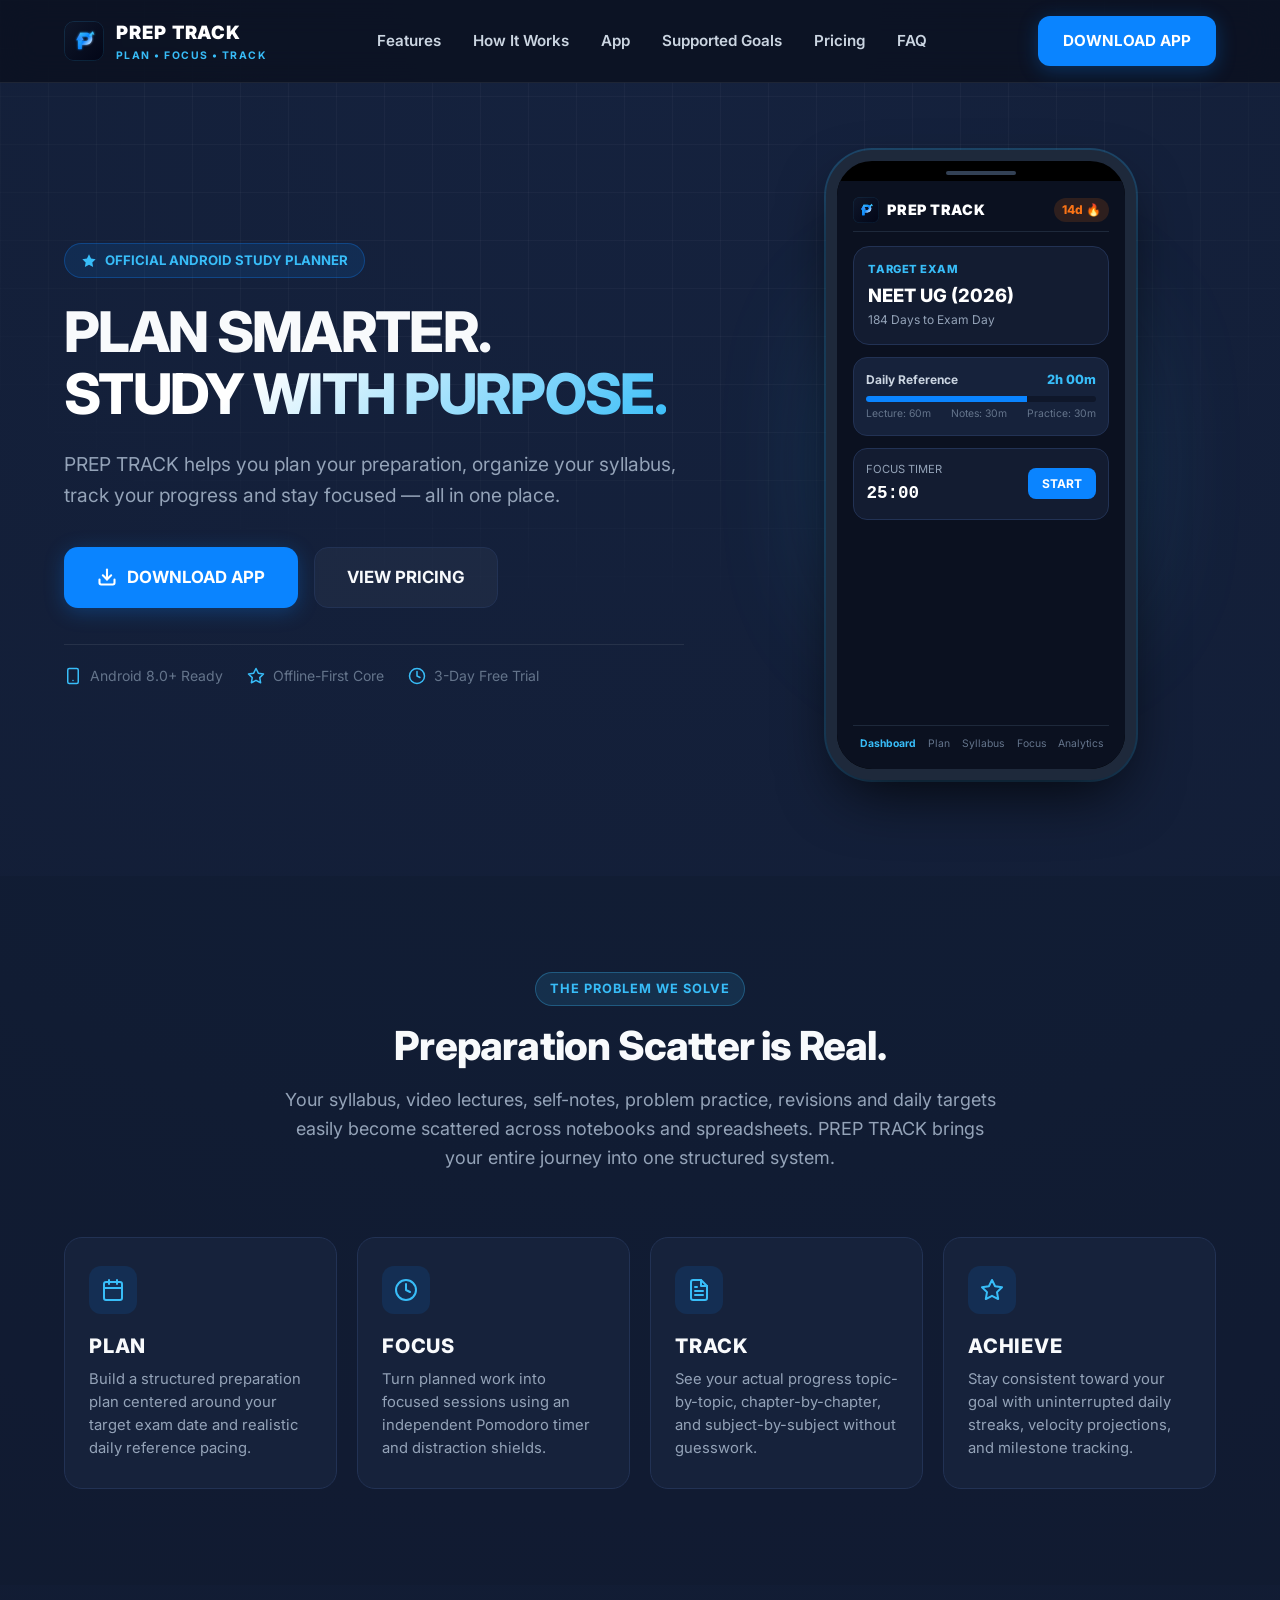
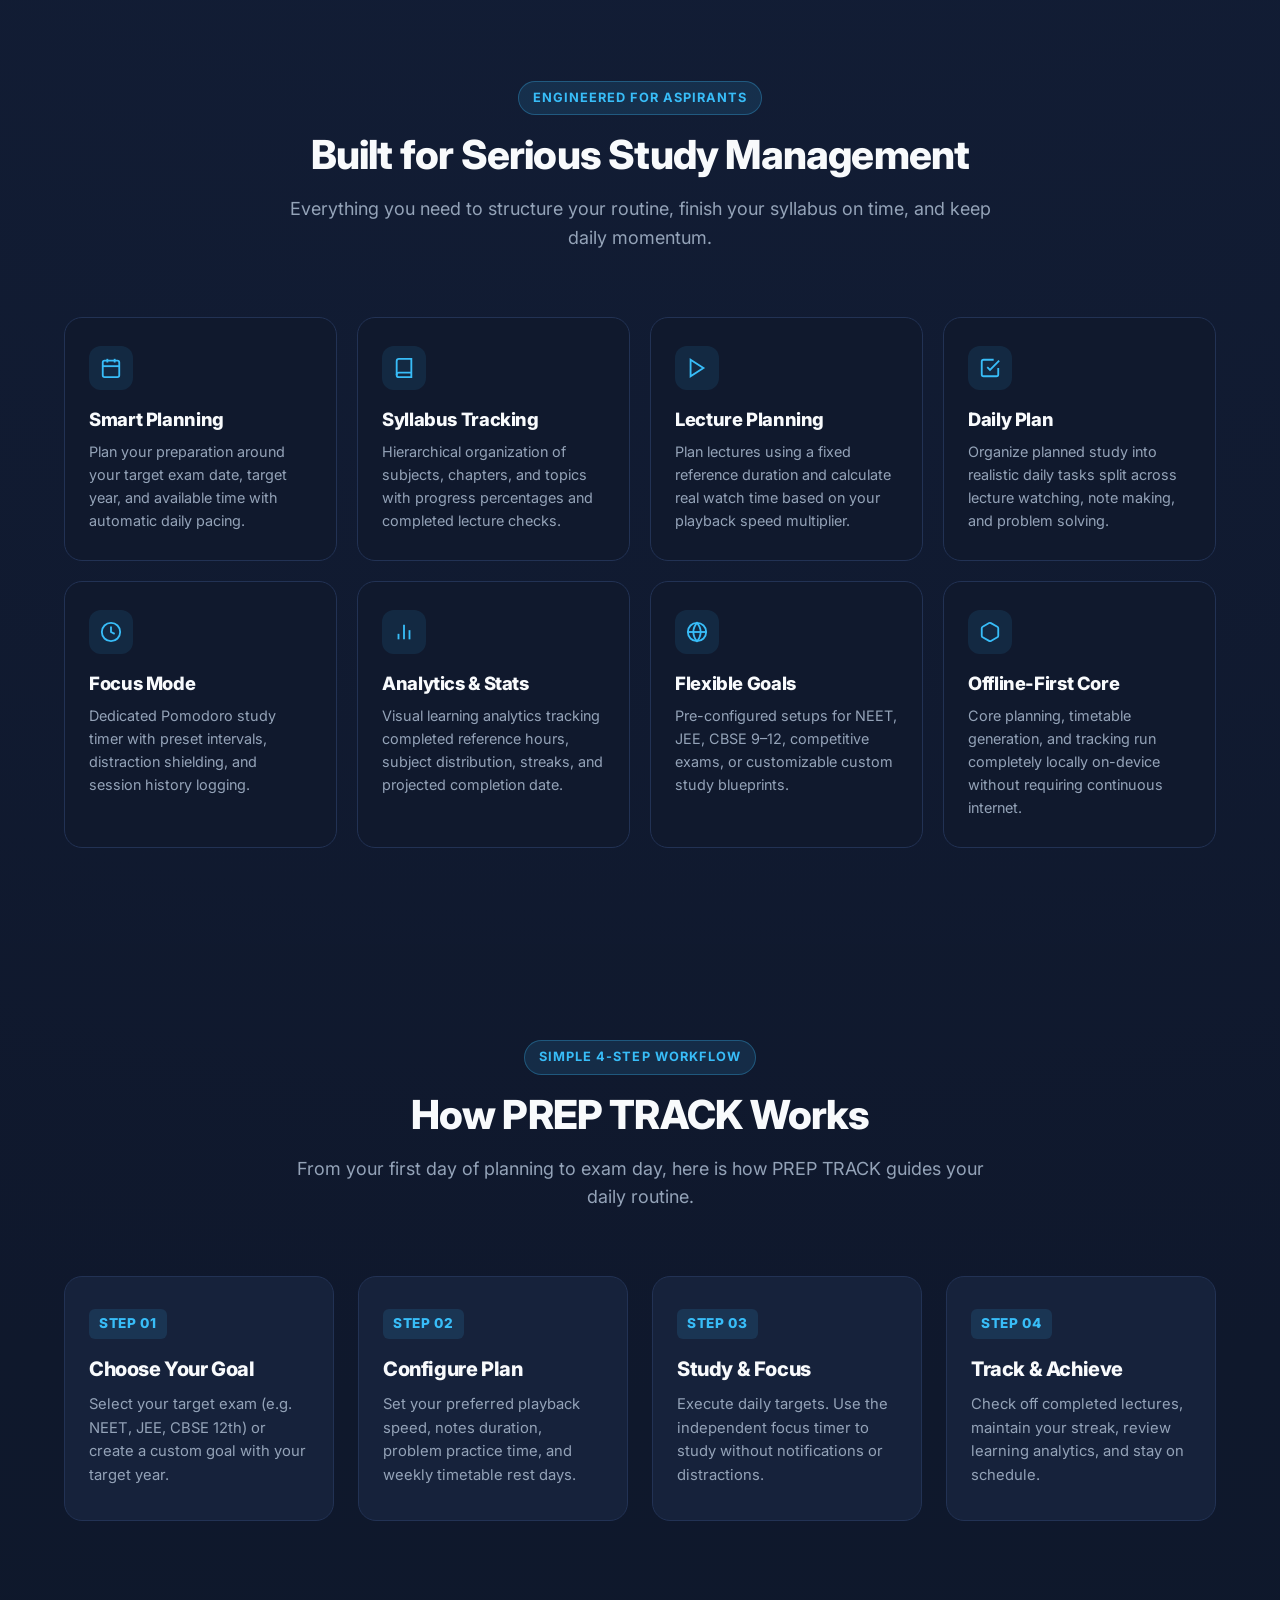
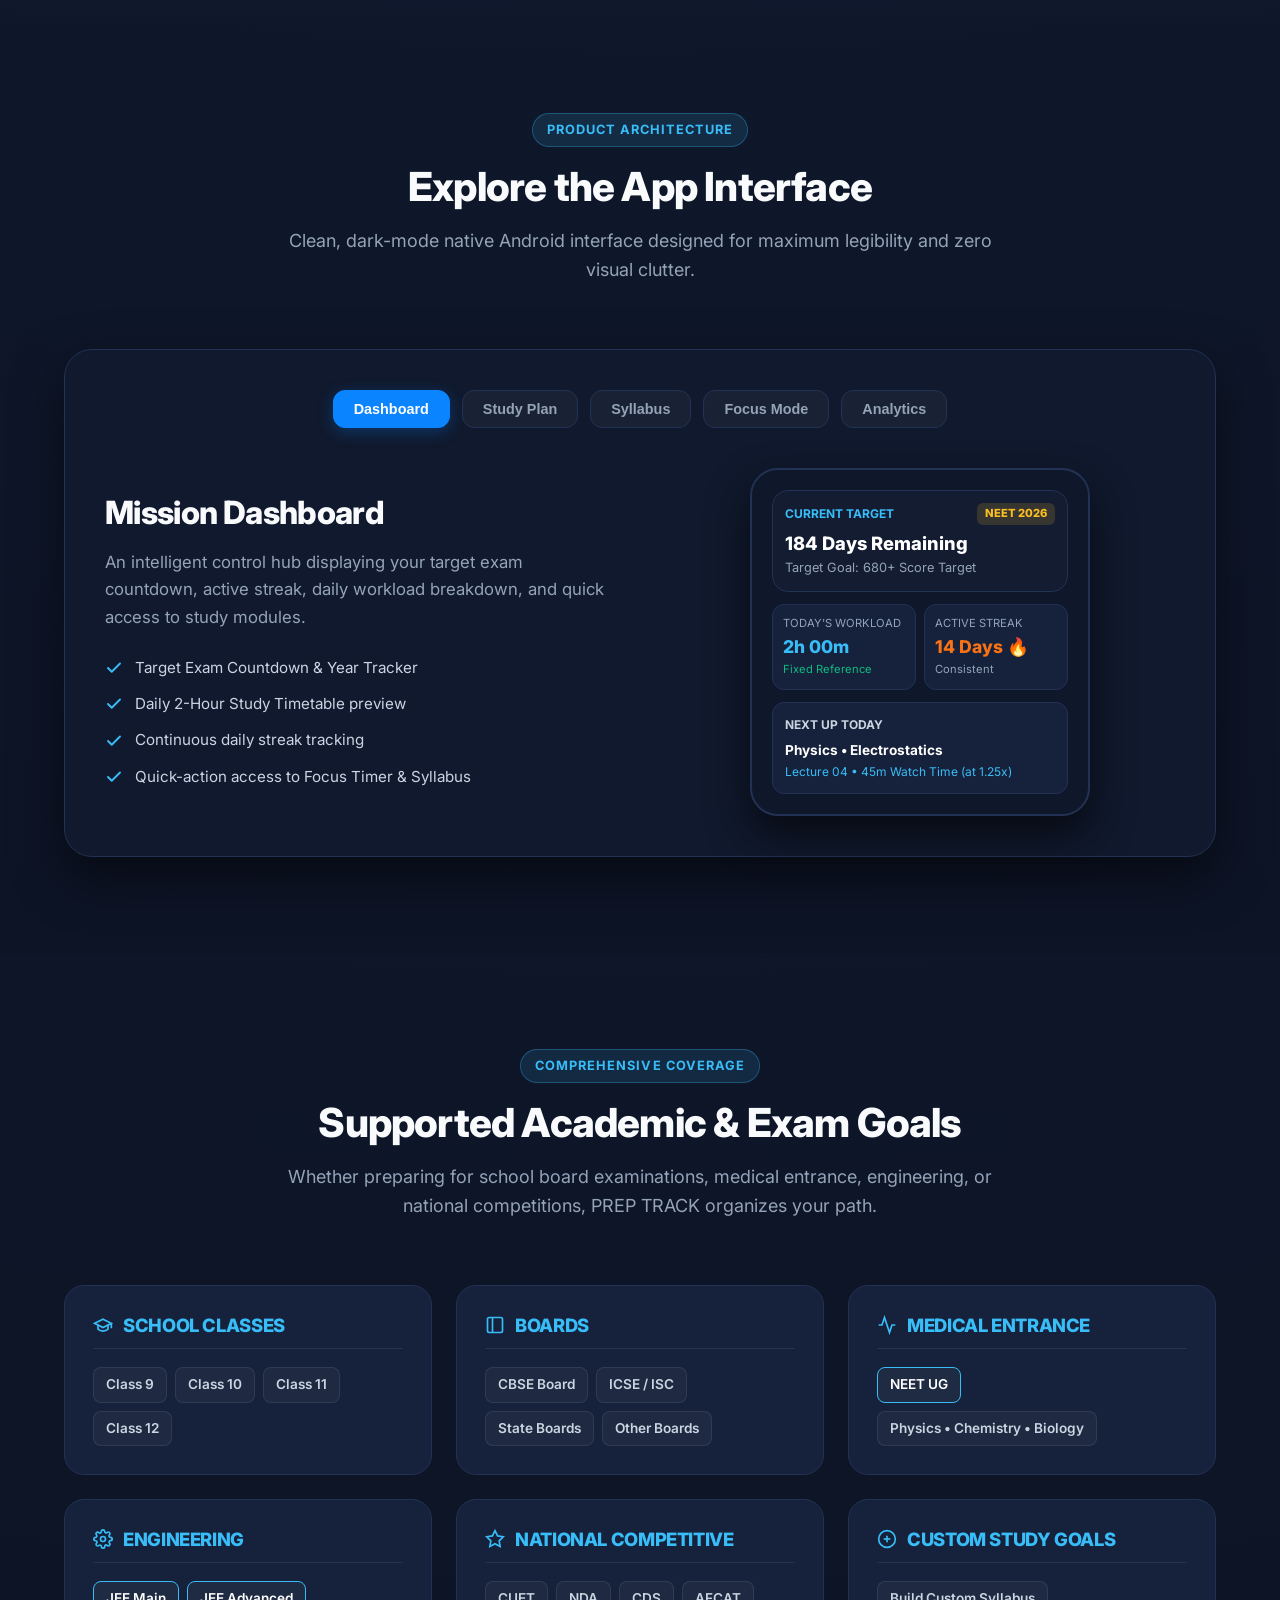
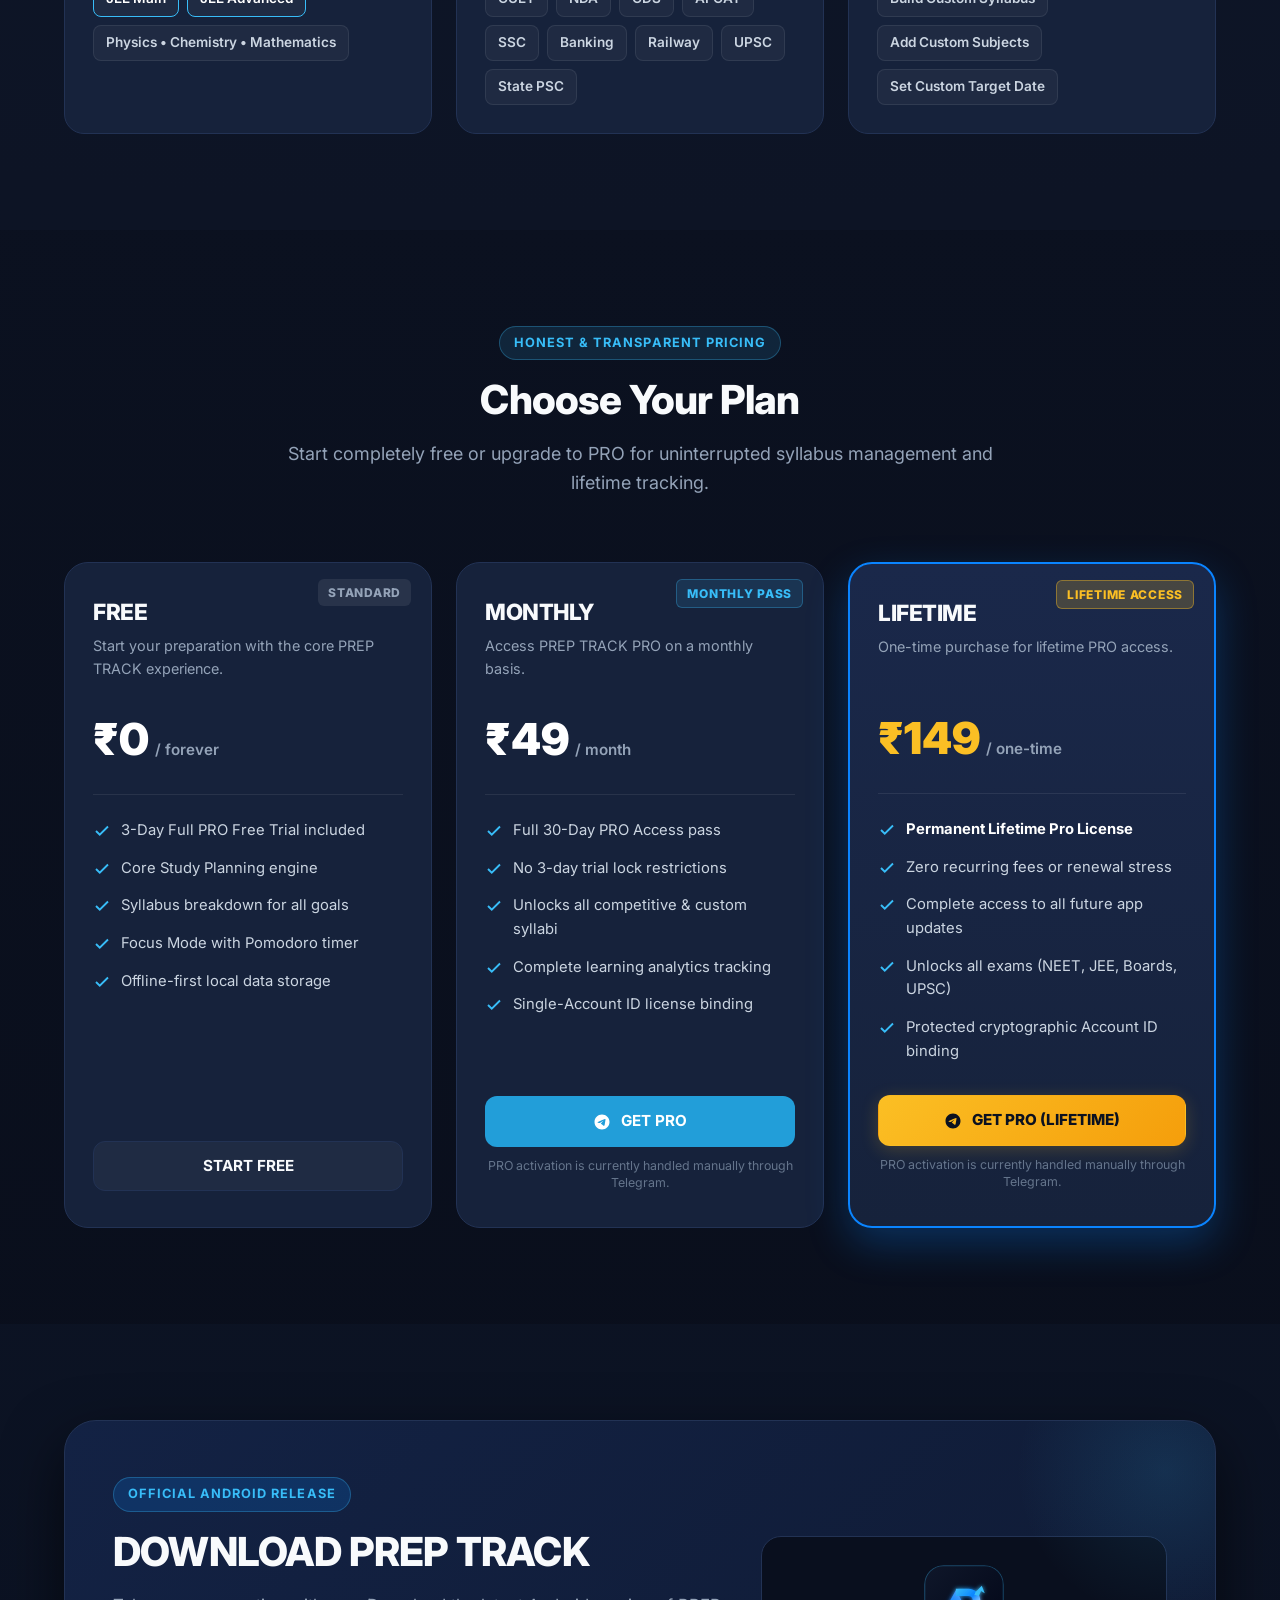
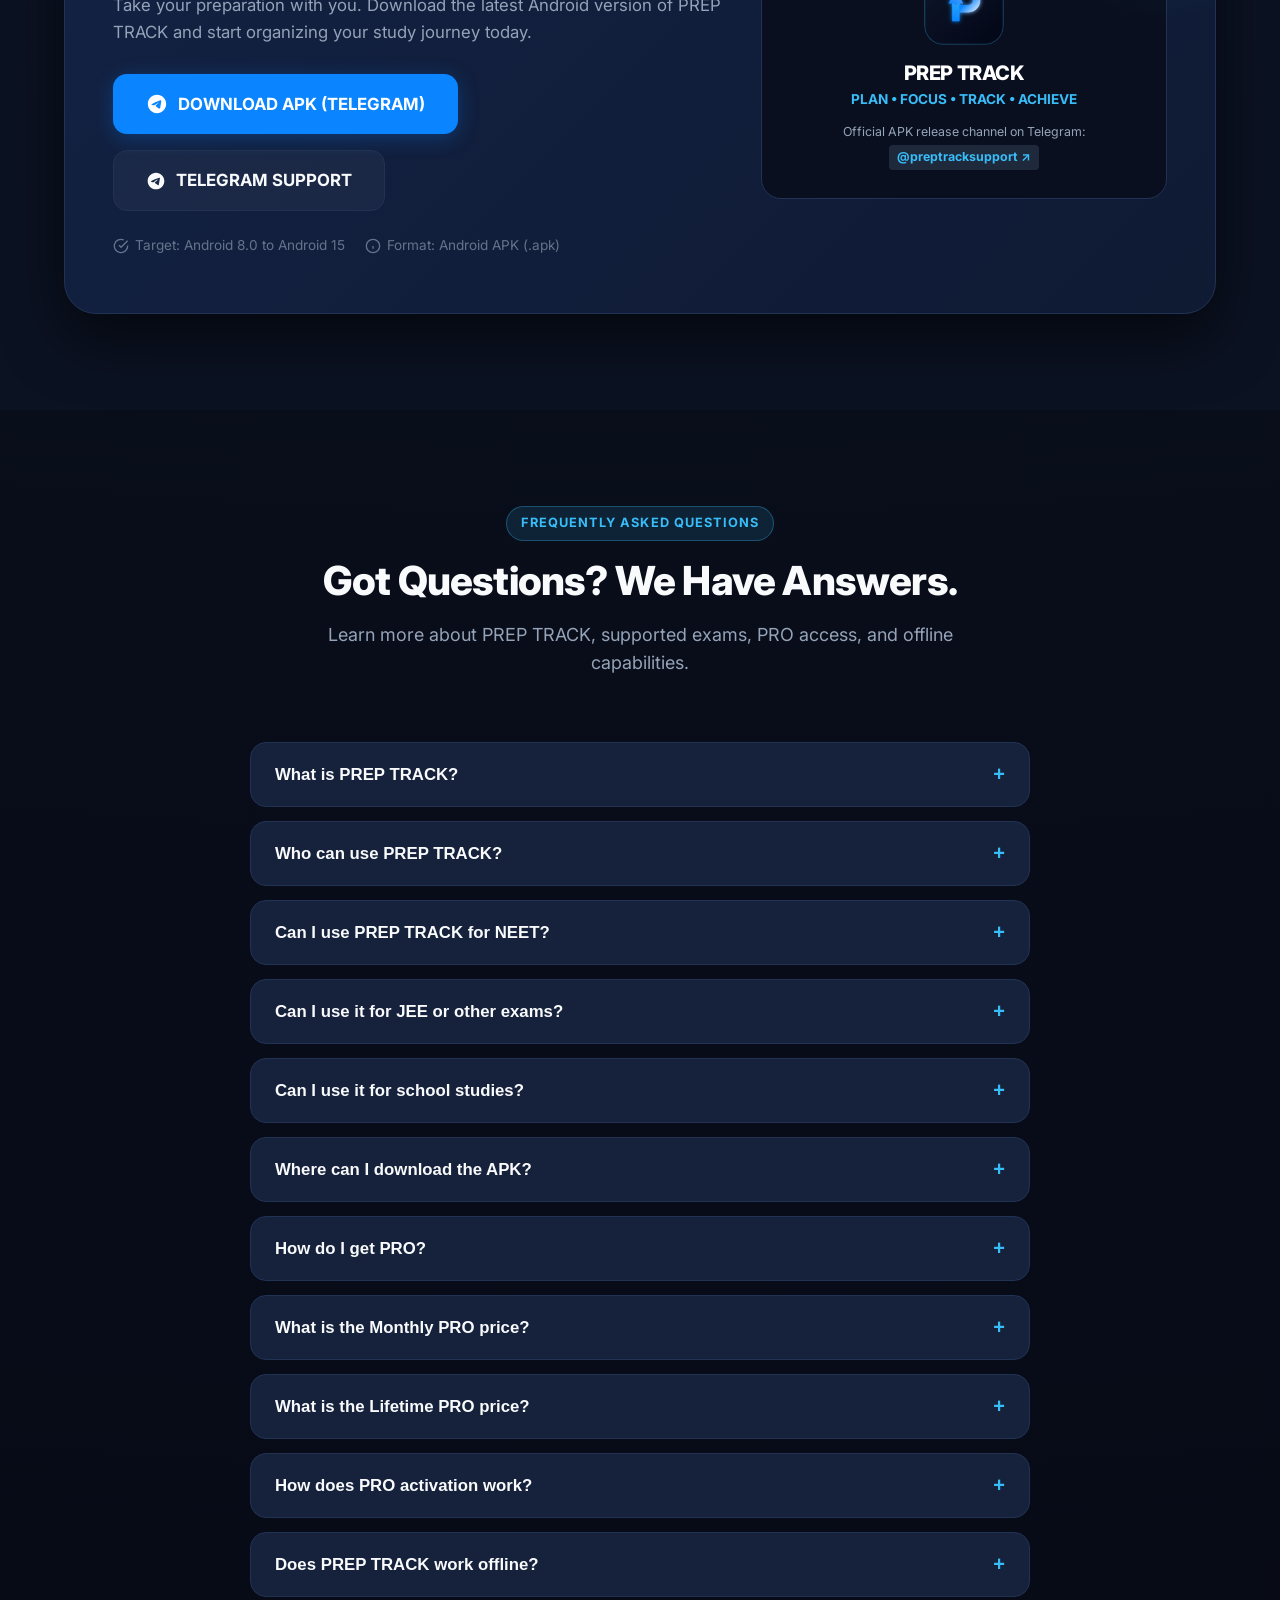
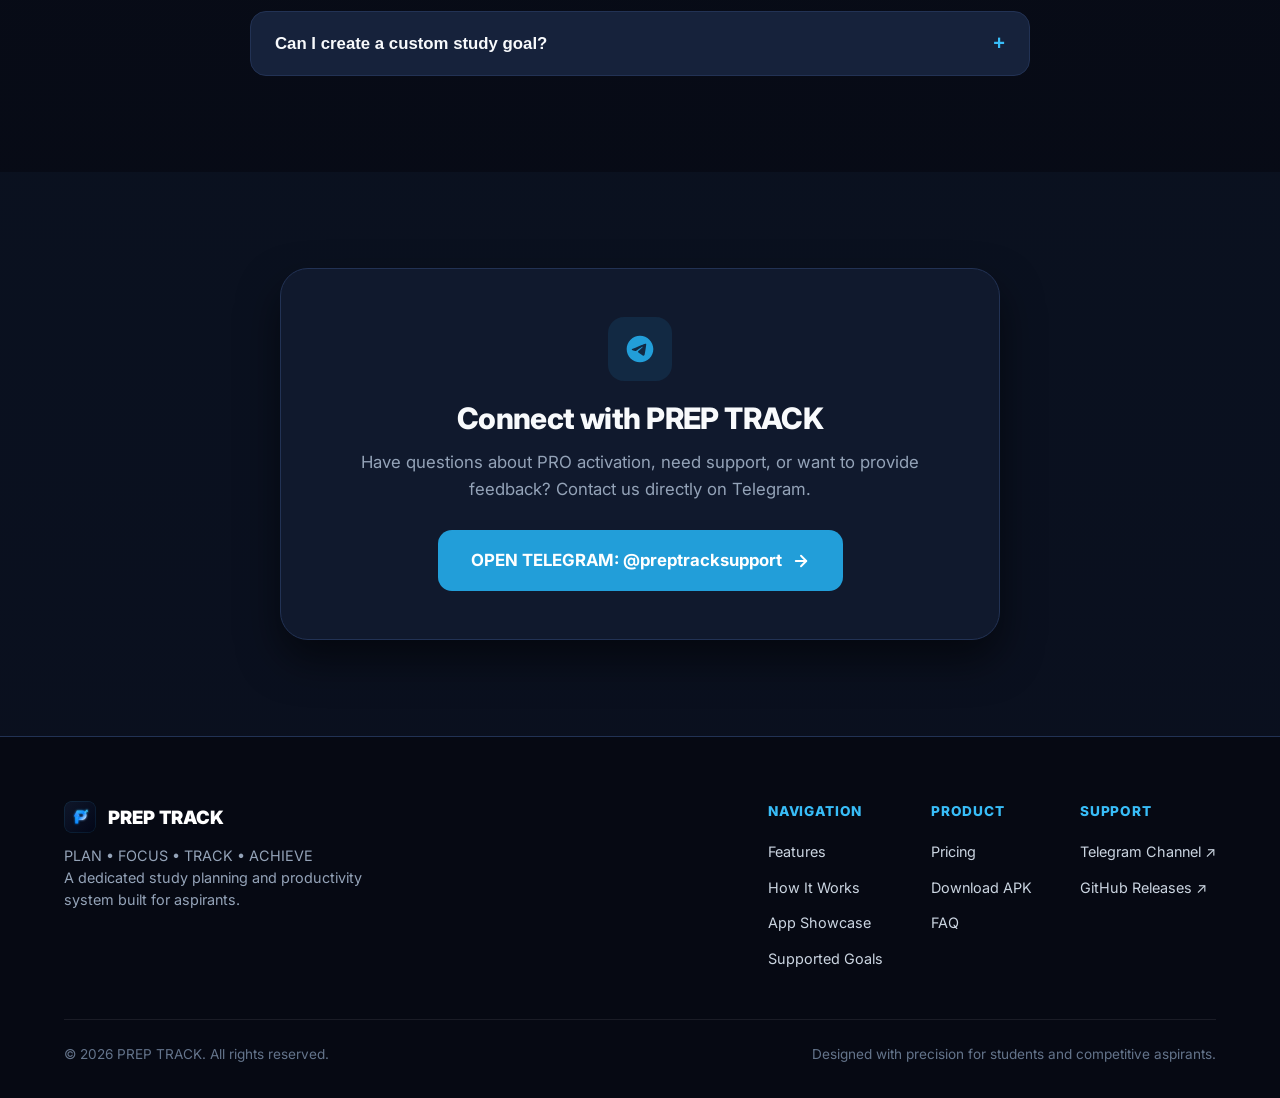
<file: docs/index.html>
<!DOCTYPE html>
<html lang="en">
<head>
  <meta charset="UTF-8">
  <meta name="viewport" content="width=device-width, initial-scale=1.0">
  <title>PREP TRACK — Plan • Focus • Track • Achieve</title>
  <meta name="description" content="PREP TRACK is an Android study planning and productivity app that helps students organize their syllabus, plan preparation, track progress and stay focused.">
  <meta name="keywords" content="study planner, syllabus tracker, NEET prep, JEE prep, CBSE, pomodoro focus timer, android study app">
  
  <!-- Open Graph / Meta -->
  <meta property="og:type" content="website">
  <meta property="og:title" content="PREP TRACK — Plan • Focus • Track • Achieve">
  <meta property="og:description" content="Organize your syllabus, plan preparation, track progress and stay focused — all in one Android app.">
  <meta property="og:image" content="./assets/logo.svg">
  
  <!-- Favicon -->
  <link rel="icon" type="image/svg+xml" href="./favicon.svg">
  
  <!-- Google Fonts -->
  <link rel="preconnect" href="https://fonts.googleapis.com">
  <link rel="preconnect" href="https://fonts.gstatic.com" crossorigin>
  <link href="https://fonts.googleapis.com/css2?family=Inter:wght@400;500;600;700;800;900&display=swap" rel="stylesheet">
  
  <!-- Custom Stylesheet -->
  <link rel="stylesheet" href="./css/style.css">
</head>
<body>
  <div class="bg-grid-overlay" aria-hidden="true"></div>

  <!-- ==========================================================================
       1. NAVBAR
       ========================================================================== -->
  <header class="site-nav">
    <div class="container nav-container">
      <a href="#" class="brand-logo-link" aria-label="PREP TRACK Home">
        <img src="./assets/logo.svg" alt="PREP TRACK Logo" class="brand-logo-img">
        <div>
          <span class="brand-name">PREP TRACK</span>
          <span class="brand-tagline-subtle">PLAN • FOCUS • TRACK</span>
        </div>
      </a>

      <!-- Desktop Nav Links -->
      <nav aria-label="Main Navigation">
        <ul class="nav-links">
          <li><a href="#features" class="nav-link">Features</a></li>
          <li><a href="#how-it-works" class="nav-link">How It Works</a></li>
          <li><a href="#showcase" class="nav-link">App</a></li>
          <li><a href="#goals" class="nav-link">Supported Goals</a></li>
          <li><a href="#pricing" class="nav-link">Pricing</a></li>
          <li><a href="#faq" class="nav-link">FAQ</a></li>
        </ul>
      </nav>

      <!-- Right CTA -->
      <div class="nav-cta">
        <a href="#download" class="btn btn-primary">DOWNLOAD APP</a>
        <button id="mobileNavToggle" class="mobile-menu-toggle" aria-label="Toggle Navigation Menu" aria-expanded="false">
          ☰
        </button>
      </div>
    </div>

    <!-- Mobile Nav Drawer -->
    <div id="mobileNavDrawer" class="mobile-nav-drawer" aria-label="Mobile Navigation">
      <ul class="nav-links">
        <li><a href="#features" class="nav-link">Features</a></li>
        <li><a href="#how-it-works" class="nav-link">How It Works</a></li>
        <li><a href="#showcase" class="nav-link">App Showcase</a></li>
        <li><a href="#goals" class="nav-link">Supported Goals</a></li>
        <li><a href="#pricing" class="nav-link">Pricing & PRO</a></li>
        <li><a href="#download" class="nav-link">Download APK</a></li>
        <li><a href="#faq" class="nav-link">FAQ</a></li>
        <li><a href="https://t.me/preptrack" target="_blank" rel="noopener noreferrer" class="nav-link" style="color: #38BDF8;">Telegram Support ↗</a></li>
      </ul>
      <a href="#download" class="btn btn-primary btn-block">DOWNLOAD APP (APK)</a>
    </div>
  </header>

  <main>
    <!-- ==========================================================================
         2. HERO SECTION
         ========================================================================== -->
    <section class="hero-section">
      <div class="container hero-grid">
        <div class="hero-content">
          <div class="hero-badge">
            <svg width="16" height="16" viewBox="0 0 24 24" fill="currentColor">
              <path d="M12 2L15.09 8.26L22 9.27L17 14.14L18.18 21.02L12 17.77L5.82 21.02L7 14.14L2 9.27L8.91 8.26L12 2Z"/>
            </svg>
            <span>OFFICIAL ANDROID STUDY PLANNER</span>
          </div>

          <h1 class="hero-title">
            PLAN SMARTER.<br>
            <span>STUDY WITH PURPOSE.</span>
          </h1>

          <p class="hero-desc">
            PREP TRACK helps you plan your preparation, organize your syllabus, track your progress and stay focused — all in one place.
          </p>

          <div class="hero-buttons">
            <a href="#download" class="btn btn-primary btn-lg">
              <svg width="20" height="20" viewBox="0 0 24 24" fill="none" stroke="currentColor" stroke-width="2.5" stroke-linecap="round" stroke-linejoin="round">
                <path d="M21 15v4a2 2 0 0 1-2 2H5a2 2 0 0 1-2-2v-4"/>
                <polyline points="7 10 12 15 17 10"/>
                <line x1="12" y1="15" x2="12" y2="3"/>
              </svg>
              <span>DOWNLOAD APP</span>
            </a>
            <a href="#pricing" class="btn btn-outline btn-lg">VIEW PRICING</a>
          </div>

          <div class="hero-app-info">
            <div class="hero-info-item">
              <svg width="18" height="18" viewBox="0 0 24 24" fill="none" stroke="var(--cyan)" stroke-width="2" stroke-linecap="round" stroke-linejoin="round">
                <rect x="5" y="2" width="14" height="20" rx="2" ry="2"/>
                <line x1="12" y1="18" x2="12.01" y2="18"/>
              </svg>
              <span>Android 8.0+ Ready</span>
            </div>
            <div class="hero-info-item">
              <svg width="18" height="18" viewBox="0 0 24 24" fill="none" stroke="var(--cyan)" stroke-width="2" stroke-linecap="round" stroke-linejoin="round">
                <polygon points="12 2 15.09 8.26 22 9.27 17 14.14 18.18 21.02 12 17.77 5.82 21.02 7 14.14 2 9.27 8.91 8.26 12 2"/>
              </svg>
              <span>Offline-First Core</span>
            </div>
            <div class="hero-info-item">
              <svg width="18" height="18" viewBox="0 0 24 24" fill="none" stroke="var(--cyan)" stroke-width="2" stroke-linecap="round" stroke-linejoin="round">
                <circle cx="12" cy="12" r="10"/>
                <polyline points="12 6 12 12 16 14"/>
              </svg>
              <span>3-Day Free Trial</span>
            </div>
          </div>
        </div>

        <!-- Phone Mockup Preview -->
        <div class="hero-mockup-wrapper">
          <div class="hero-mockup-glow" aria-hidden="true"></div>
          
          <div class="phone-frame">
            <div class="phone-speaker"></div>
            <div class="phone-screen">
              <!-- App Top Bar Inside Phone -->
              <div style="display:flex; justify-content:space-between; align-items:center; margin-bottom:14px; padding-bottom:8px; border-bottom:1px solid #1E293B;">
                <div style="display:flex; align-items:center; gap:8px;">
                  <img src="./assets/logo.svg" alt="App Icon" style="width:26px; height:26px; border-radius:6px;">
                  <span style="font-weight:900; font-size:0.9rem; letter-spacing:0.04em; color:#fff;">PREP TRACK</span>
                </div>
                <div style="background:rgba(249,115,22,0.15); color:#F97316; font-size:0.75rem; font-weight:800; padding:2px 8px; border-radius:12px;">
                  14d 🔥
                </div>
              </div>

              <!-- Main Dashboard Card -->
              <div style="background:#131C31; border:1px solid #223254; border-radius:16px; padding:14px; margin-bottom:12px;">
                <div style="font-size:0.7rem; color:#38BDF8; font-weight:800; letter-spacing:0.05em;">TARGET EXAM</div>
                <div style="font-size:1.15rem; font-weight:800; color:#fff; margin-top:2px;">NEET UG (2026)</div>
                <div style="font-size:0.75rem; color:#94A3B8;">184 Days to Exam Day</div>
              </div>

              <!-- Fixed 2h Reference Workload Widget -->
              <div style="background:#16223B; border:1px solid #223254; border-radius:14px; padding:12px; margin-bottom:12px;">
                <div style="display:flex; justify-content:space-between; align-items:center; margin-bottom:6px;">
                  <span style="font-size:0.75rem; font-weight:700; color:#CBD5E1;">Daily Reference</span>
                  <span style="font-size:0.8rem; font-weight:800; color:#38BDF8;">2h 00m</span>
                </div>
                <div style="background:#0F172A; height:6px; border-radius:3px; overflow:hidden;">
                  <div style="background:#0A84FF; width:70%; height:100%;"></div>
                </div>
                <div style="display:flex; justify-content:space-between; font-size:0.65rem; color:#64748B; margin-top:4px;">
                  <span>Lecture: 60m</span>
                  <span>Notes: 30m</span>
                  <span>Practice: 30m</span>
                </div>
              </div>

              <!-- Mini Focus Timer Widget -->
              <div style="background:#131C31; border:1px solid #223254; border-radius:14px; padding:12px; display:flex; align-items:center; justify-content:space-between;">
                <div>
                  <div style="font-size:0.7rem; color:#94A3B8;">FOCUS TIMER</div>
                  <div style="font-size:1.1rem; font-weight:900; color:#fff; font-family:monospace;">25:00</div>
                </div>
                <span style="background:#0A84FF; color:#fff; font-size:0.75rem; font-weight:700; padding:6px 14px; border-radius:8px;">START</span>
              </div>

              <!-- Visual Phone Footer -->
              <div style="margin-top:auto; padding-top:10px; border-top:1px solid #1E293B; display:flex; justify-content:space-around; font-size:0.65rem; color:#64748B;">
                <span style="color:#38BDF8; font-weight:700;">Dashboard</span>
                <span>Plan</span>
                <span>Syllabus</span>
                <span>Focus</span>
                <span>Analytics</span>
              </div>
            </div>
          </div>
        </div>
      </div>
    </section>

    <!-- ==========================================================================
         3. WHY PREP TRACK (4 Cards)
         ========================================================================== -->
    <section id="why" style="background: rgba(16, 25, 45, 0.4);">
      <div class="container">
        <div class="section-header">
          <div class="section-tag">THE PROBLEM WE SOLVE</div>
          <h2 class="section-title">Preparation Scatter is Real.</h2>
          <p class="section-desc">
            Your syllabus, video lectures, self-notes, problem practice, revisions and daily targets easily become scattered across notebooks and spreadsheets. PREP TRACK brings your entire journey into one structured system.
          </p>
        </div>

        <div class="why-grid">
          <!-- Card 1: PLAN -->
          <div class="why-card">
            <div class="why-icon-box">
              <svg width="24" height="24" viewBox="0 0 24 24" fill="none" stroke="currentColor" stroke-width="2" stroke-linecap="round" stroke-linejoin="round">
                <rect x="3" y="4" width="18" height="18" rx="2" ry="2"/>
                <line x1="16" y1="2" x2="16" y2="6"/>
                <line x1="8" y1="2" x2="8" y2="6"/>
                <line x1="3" y1="10" x2="21" y2="10"/>
              </svg>
            </div>
            <h3 class="why-card-title">PLAN</h3>
            <p class="why-card-desc">Build a structured preparation plan centered around your target exam date and realistic daily reference pacing.</p>
          </div>

          <!-- Card 2: FOCUS -->
          <div class="why-card">
            <div class="why-icon-box">
              <svg width="24" height="24" viewBox="0 0 24 24" fill="none" stroke="currentColor" stroke-width="2" stroke-linecap="round" stroke-linejoin="round">
                <circle cx="12" cy="12" r="10"/>
                <polyline points="12 6 12 12 16 14"/>
              </svg>
            </div>
            <h3 class="why-card-title">FOCUS</h3>
            <p class="why-card-desc">Turn planned work into focused sessions using an independent Pomodoro timer and distraction shields.</p>
          </div>

          <!-- Card 3: TRACK -->
          <div class="why-card">
            <div class="why-icon-box">
              <svg width="24" height="24" viewBox="0 0 24 24" fill="none" stroke="currentColor" stroke-width="2" stroke-linecap="round" stroke-linejoin="round">
                <path d="M14 2H6a2 2 0 0 0-2 2v16a2 2 0 0 0 2 2h12a2 2 0 0 0 2-2V8z"/>
                <polyline points="14 2 14 8 20 8"/>
                <line x1="16" y1="13" x2="8" y2="13"/>
                <line x1="16" y1="17" x2="8" y2="17"/>
                <polyline points="10 9 9 9 8 9"/>
              </svg>
            </div>
            <h3 class="why-card-title">TRACK</h3>
            <p class="why-card-desc">See your actual progress topic-by-topic, chapter-by-chapter, and subject-by-subject without guesswork.</p>
          </div>

          <!-- Card 4: ACHIEVE -->
          <div class="why-card">
            <div class="why-icon-box">
              <svg width="24" height="24" viewBox="0 0 24 24" fill="none" stroke="currentColor" stroke-width="2" stroke-linecap="round" stroke-linejoin="round">
                <polygon points="12 2 15.09 8.26 22 9.27 17 14.14 18.18 21.02 12 17.77 5.82 21.02 7 14.14 2 9.27 8.91 8.26 12 2"/>
              </svg>
            </div>
            <h3 class="why-card-title">ACHIEVE</h3>
            <p class="why-card-desc">Stay consistent toward your goal with uninterrupted daily streaks, velocity projections, and milestone tracking.</p>
          </div>
        </div>
      </div>
    </section>

    <!-- ==========================================================================
         4. FEATURES
         ========================================================================== -->
    <section id="features">
      <div class="container">
        <div class="section-header">
          <div class="section-tag">ENGINEERED FOR ASPIRANTS</div>
          <h2 class="section-title">Built for Serious Study Management</h2>
          <p class="section-desc">
            Everything you need to structure your routine, finish your syllabus on time, and keep daily momentum.
          </p>
        </div>

        <div class="features-grid">
          <!-- Feature 1 -->
          <div class="feature-card">
            <div class="feature-icon-wrapper">
              <svg width="22" height="22" viewBox="0 0 24 24" fill="none" stroke="currentColor" stroke-width="2"><rect x="3" y="4" width="18" height="18" rx="2"/><line x1="16" y1="2" x2="16" y2="6"/><line x1="8" y1="2" x2="8" y2="6"/><line x1="3" y1="10" x2="21" y2="10"/></svg>
            </div>
            <h3 class="feature-title">Smart Planning</h3>
            <p class="feature-desc">Plan your preparation around your target exam date, target year, and available time with automatic daily pacing.</p>
          </div>

          <!-- Feature 2 -->
          <div class="feature-card">
            <div class="feature-icon-wrapper">
              <svg width="22" height="22" viewBox="0 0 24 24" fill="none" stroke="currentColor" stroke-width="2"><path d="M4 19.5A2.5 2.5 0 0 1 6.5 17H20"/><path d="M6.5 2H20v20H6.5A2.5 2.5 0 0 1 4 19.5v-15A2.5 2.5 0 0 1 6.5 2z"/></svg>
            </div>
            <h3 class="feature-title">Syllabus Tracking</h3>
            <p class="feature-desc">Hierarchical organization of subjects, chapters, and topics with progress percentages and completed lecture checks.</p>
          </div>

          <!-- Feature 3 -->
          <div class="feature-card">
            <div class="feature-icon-wrapper">
              <svg width="22" height="22" viewBox="0 0 24 24" fill="none" stroke="currentColor" stroke-width="2"><polygon points="5 3 19 12 5 21 5 3"/></svg>
            </div>
            <h3 class="feature-title">Lecture Planning</h3>
            <p class="feature-desc">Plan lectures using a fixed reference duration and calculate real watch time based on your playback speed multiplier.</p>
          </div>

          <!-- Feature 4 -->
          <div class="feature-card">
            <div class="feature-icon-wrapper">
              <svg width="22" height="22" viewBox="0 0 24 24" fill="none" stroke="currentColor" stroke-width="2"><polyline points="9 11 12 14 22 4"/><path d="M21 12v7a2 2 0 0 1-2 2H5a2 2 0 0 1-2-2V5a2 2 0 0 1 2-2h11"/></svg>
            </div>
            <h3 class="feature-title">Daily Plan</h3>
            <p class="feature-desc">Organize planned study into realistic daily tasks split across lecture watching, note making, and problem solving.</p>
          </div>

          <!-- Feature 5 -->
          <div class="feature-card">
            <div class="feature-icon-wrapper">
              <svg width="22" height="22" viewBox="0 0 24 24" fill="none" stroke="currentColor" stroke-width="2"><circle cx="12" cy="12" r="10"/><polyline points="12 6 12 12 16 14"/></svg>
            </div>
            <h3 class="feature-title">Focus Mode</h3>
            <p class="feature-desc">Dedicated Pomodoro study timer with preset intervals, distraction shielding, and session history logging.</p>
          </div>

          <!-- Feature 6 -->
          <div class="feature-card">
            <div class="feature-icon-wrapper">
              <svg width="22" height="22" viewBox="0 0 24 24" fill="none" stroke="currentColor" stroke-width="2"><line x1="18" y1="20" x2="18" y2="10"/><line x1="12" y1="20" x2="12" y2="4"/><line x1="6" y1="20" x2="6" y2="14"/></svg>
            </div>
            <h3 class="feature-title">Analytics & Stats</h3>
            <p class="feature-desc">Visual learning analytics tracking completed reference hours, subject distribution, streaks, and projected completion date.</p>
          </div>

          <!-- Feature 7 -->
          <div class="feature-card">
            <div class="feature-icon-wrapper">
              <svg width="22" height="22" viewBox="0 0 24 24" fill="none" stroke="currentColor" stroke-width="2"><circle cx="12" cy="12" r="10"/><line x1="2" y1="12" x2="22" y2="12"/><path d="M12 2a15.3 15.3 0 0 1 4 10 15.3 15.3 0 0 1-4 10 15.3 15.3 0 0 1-4-10 15.3 15.3 0 0 1 4-10z"/></svg>
            </div>
            <h3 class="feature-title">Flexible Goals</h3>
            <p class="feature-desc">Pre-configured setups for NEET, JEE, CBSE 9–12, competitive exams, or customizable custom study blueprints.</p>
          </div>

          <!-- Feature 8 -->
          <div class="feature-card">
            <div class="feature-icon-wrapper">
              <svg width="22" height="22" viewBox="0 0 24 24" fill="none" stroke="currentColor" stroke-width="2"><path d="M21 16V8a2 2 0 0 0-1-1.73l-7-4a2 2 0 0 0-2 0l-7 4A2 2 0 0 0 3 8v8a2 2 0 0 0 1 1.73l7 4a2 2 0 0 0 2 0l7-4A2 2 0 0 0 21 16z"/></svg>
            </div>
            <h3 class="feature-title">Offline-First Core</h3>
            <p class="feature-desc">Core planning, timetable generation, and tracking run completely locally on-device without requiring continuous internet.</p>
          </div>
        </div>
      </div>
    </section>

    <!-- ==========================================================================
         5. HOW IT WORKS
         ========================================================================== -->
    <section id="how-it-works" style="background: rgba(16, 25, 45, 0.4);">
      <div class="container">
        <div class="section-header">
          <div class="section-tag">SIMPLE 4-STEP WORKFLOW</div>
          <h2 class="section-title">How PREP TRACK Works</h2>
          <p class="section-desc">
            From your first day of planning to exam day, here is how PREP TRACK guides your daily routine.
          </p>
        </div>

        <div class="steps-grid">
          <!-- Step 1 -->
          <div class="step-card">
            <span class="step-num">STEP 01</span>
            <h3 class="step-title">Choose Your Goal</h3>
            <p class="step-desc">Select your target exam (e.g. NEET, JEE, CBSE 12th) or create a custom goal with your target year.</p>
          </div>

          <!-- Step 2 -->
          <div class="step-card">
            <span class="step-num">STEP 02</span>
            <h3 class="step-title">Configure Plan</h3>
            <p class="step-desc">Set your preferred playback speed, notes duration, problem practice time, and weekly timetable rest days.</p>
          </div>

          <!-- Step 3 -->
          <div class="step-card">
            <span class="step-num">STEP 03</span>
            <h3 class="step-title">Study & Focus</h3>
            <p class="step-desc">Execute daily targets. Use the independent focus timer to study without notifications or distractions.</p>
          </div>

          <!-- Step 4 -->
          <div class="step-card">
            <span class="step-num">STEP 04</span>
            <h3 class="step-title">Track & Achieve</h3>
            <p class="step-desc">Check off completed lectures, maintain your streak, review learning analytics, and stay on schedule.</p>
          </div>
        </div>
      </div>
    </section>

    <!-- ==========================================================================
         6. APP SHOWCASE
         ========================================================================== -->
    <section id="showcase">
      <div class="container">
        <div class="section-header">
          <div class="section-tag">PRODUCT ARCHITECTURE</div>
          <h2 class="section-title">Explore the App Interface</h2>
          <p class="section-desc">
            Clean, dark-mode native Android interface designed for maximum legibility and zero visual clutter.
          </p>
        </div>

        <div class="showcase-wrapper">
          <!-- Interactive Tabs -->
          <div class="showcase-tabs" role="tablist">
            <button class="showcase-tab active" data-tab="dashboard" role="tab" aria-selected="true">Dashboard</button>
            <button class="showcase-tab" data-tab="plan" role="tab" aria-selected="false">Study Plan</button>
            <button class="showcase-tab" data-tab="syllabus" role="tab" aria-selected="false">Syllabus</button>
            <button class="showcase-tab" data-tab="focus" role="tab" aria-selected="false">Focus Mode</button>
            <button class="showcase-tab" data-tab="analytics" role="tab" aria-selected="false">Analytics</button>
          </div>

          <!-- Showcase Display -->
          <div class="showcase-display">
            <div class="showcase-info">
              <h3 id="showcaseTitle">Mission Dashboard</h3>
              <p id="showcaseDesc">An intelligent control hub displaying your target exam countdown, active streak, daily workload breakdown, and quick access to study modules.</p>
              
              <ul class="showcase-checklist" id="showcaseList">
                <li>
                  <svg width="18" height="18" viewBox="0 0 24 24" fill="none" stroke="currentColor" stroke-width="2.5" stroke-linecap="round" stroke-linejoin="round"><path d="M20 6L9 17l-5-5"/></svg>
                  <span>Target Exam Countdown & Year Tracker</span>
                </li>
                <li>
                  <svg width="18" height="18" viewBox="0 0 24 24" fill="none" stroke="currentColor" stroke-width="2.5" stroke-linecap="round" stroke-linejoin="round"><path d="M20 6L9 17l-5-5"/></svg>
                  <span>Daily 2-Hour Study Timetable preview</span>
                </li>
                <li>
                  <svg width="18" height="18" viewBox="0 0 24 24" fill="none" stroke="currentColor" stroke-width="2.5" stroke-linecap="round" stroke-linejoin="round"><path d="M20 6L9 17l-5-5"/></svg>
                  <span>Continuous daily streak tracking</span>
                </li>
                <li>
                  <svg width="18" height="18" viewBox="0 0 24 24" fill="none" stroke="currentColor" stroke-width="2.5" stroke-linecap="round" stroke-linejoin="round"><path d="M20 6L9 17l-5-5"/></svg>
                  <span>Quick-action access to Focus Timer & Syllabus</span>
                </li>
              </ul>
            </div>

            <!-- Dynamic Mockup Container -->
            <div class="showcase-screen-mockup">
              <div class="mockup-card-view" id="showcaseMockupView">
                <!-- Injected via app.js initially matching Dashboard -->
                <div style="padding: 12px; background: #131C31; border-radius: 16px; margin-bottom: 12px; border: 1px solid #223254;">
                  <div style="display:flex; justify-content:space-between; align-items:center;">
                    <span style="font-size:0.75rem; color:#38BDF8; font-weight:700;">CURRENT TARGET</span>
                    <span style="font-size:0.7rem; background:rgba(251,191,36,0.15); color:#FBBF24; padding:2px 8px; border-radius:6px; font-weight:800;">NEET 2026</span>
                  </div>
                  <div style="font-size:1.15rem; font-weight:800; color:#fff; margin-top:4px;">184 Days Remaining</div>
                  <div style="font-size:0.8rem; color:#94A3B8;">Target Goal: 680+ Score Target</div>
                </div>
                <div style="display:grid; grid-template-columns:1fr 1fr; gap:8px; margin-bottom:12px;">
                  <div style="background:#16223B; padding:10px; border-radius:12px; border:1px solid #223254;">
                    <div style="font-size:0.7rem; color:#94A3B8;">TODAY'S WORKLOAD</div>
                    <div style="font-size:1.1rem; font-weight:800; color:#38BDF8;">2h 00m</div>
                    <div style="font-size:0.7rem; color:#10B981;">Fixed Reference</div>
                  </div>
                  <div style="background:#16223B; padding:10px; border-radius:12px; border:1px solid #223254;">
                    <div style="font-size:0.7rem; color:#94A3B8;">ACTIVE STREAK</div>
                    <div style="font-size:1.1rem; font-weight:800; color:#F97316;">14 Days 🔥</div>
                    <div style="font-size:0.7rem; color:#94A3B8;">Consistent</div>
                  </div>
                </div>
                <div style="background:#16223B; padding:12px; border-radius:12px; border:1px solid #223254;">
                  <div style="font-size:0.75rem; font-weight:700; color:#CBD5E1; margin-bottom:6px;">NEXT UP TODAY</div>
                  <div style="font-size:0.85rem; font-weight:700; color:#fff;">Physics • Electrostatics</div>
                  <div style="font-size:0.75rem; color:#38BDF8;">Lecture 04 • 45m Watch Time (at 1.25x)</div>
                </div>
              </div>
            </div>
          </div>
        </div>
      </div>
    </section>

    <!-- ==========================================================================
         7. SUPPORTED GOALS
         ========================================================================== -->
    <section id="goals" style="background: rgba(16, 25, 45, 0.4);">
      <div class="container">
        <div class="section-header">
          <div class="section-tag">COMPREHENSIVE COVERAGE</div>
          <h2 class="section-title">Supported Academic & Exam Goals</h2>
          <p class="section-desc">
            Whether preparing for school board examinations, medical entrance, engineering, or national competitions, PREP TRACK organizes your path.
          </p>
        </div>

        <div class="goals-categories-grid">
          <!-- Category 1 -->
          <div class="goal-category-card">
            <h3 class="goal-cat-title">
              <svg width="20" height="20" viewBox="0 0 24 24" fill="none" stroke="currentColor" stroke-width="2"><path d="M22 10v6M2 10l10-5 10 5-10 5z"/><path d="M6 12v5c3 3 9 3 12 0v-5"/></svg>
              <span>SCHOOL CLASSES</span>
            </h3>
            <div class="goal-tags-wrap">
              <span class="goal-pill">Class 9</span>
              <span class="goal-pill">Class 10</span>
              <span class="goal-pill">Class 11</span>
              <span class="goal-pill">Class 12</span>
            </div>
          </div>

          <!-- Category 2 -->
          <div class="goal-category-card">
            <h3 class="goal-cat-title">
              <svg width="20" height="20" viewBox="0 0 24 24" fill="none" stroke="currentColor" stroke-width="2"><rect x="3" y="3" width="18" height="18" rx="2"/><line x1="9" y1="3" x2="9" y2="21"/></svg>
              <span>BOARDS</span>
            </h3>
            <div class="goal-tags-wrap">
              <span class="goal-pill">CBSE Board</span>
              <span class="goal-pill">ICSE / ISC</span>
              <span class="goal-pill">State Boards</span>
              <span class="goal-pill">Other Boards</span>
            </div>
          </div>

          <!-- Category 3 -->
          <div class="goal-category-card">
            <h3 class="goal-cat-title">
              <svg width="20" height="20" viewBox="0 0 24 24" fill="none" stroke="currentColor" stroke-width="2"><path d="M22 12h-4l-3 9L9 3l-3 9H2"/></svg>
              <span>MEDICAL ENTRANCE</span>
            </h3>
            <div class="goal-tags-wrap">
              <span class="goal-pill" style="border-color:#38BDF8; color:#fff;">NEET UG</span>
              <span class="goal-pill">Physics • Chemistry • Biology</span>
            </div>
          </div>

          <!-- Category 4 -->
          <div class="goal-category-card">
            <h3 class="goal-cat-title">
              <svg width="20" height="20" viewBox="0 0 24 24" fill="none" stroke="currentColor" stroke-width="2"><circle cx="12" cy="12" r="3"/><path d="M19.4 15a1.65 1.65 0 0 0 .33 1.82l.06.06a2 2 0 0 1 0 2.83 2 2 0 0 1-2.83 0l-.06-.06a1.65 1.65 0 0 0-1.82-.33 1.65 1.65 0 0 0-1 1.51V21a2 2 0 0 1-2 2 2 2 0 0 1-2-2v-.09A1.65 1.65 0 0 0 9 19.4a1.65 1.65 0 0 0-1.82.33l-.06.06a2 2 0 0 1-2.83 0 2 2 0 0 1 0-2.83l.06-.06a1.65 1.65 0 0 0 .33-1.82 1.65 1.65 0 0 0-1.51-1H3a2 2 0 0 1-2-2 2 2 0 0 1 2-2h.09A1.65 1.65 0 0 0 4.6 9a1.65 1.65 0 0 0-.33-1.82l-.06-.06a2 2 0 0 1 0-2.83 2 2 0 0 1 2.83 0l.06.06a1.65 1.65 0 0 0 1.82.33H9a1.65 1.65 0 0 0 1-1.51V3a2 2 0 0 1 2-2 2 2 0 0 1 2 2v.09a1.65 1.65 0 0 0 1 1.51 1.65 1.65 0 0 0 1.82-.33l.06-.06a2 2 0 0 1 2.83 0 2 2 0 0 1 0 2.83l-.06.06a1.65 1.65 0 0 0-.33 1.82V9a1.65 1.65 0 0 0 1.51 1H21a2 2 0 0 1 2 2 2 2 0 0 1-2 2h-.09a1.65 1.65 0 0 0-1.51 1z"/></svg>
              <span>ENGINEERING</span>
            </h3>
            <div class="goal-tags-wrap">
              <span class="goal-pill" style="border-color:#38BDF8; color:#fff;">JEE Main</span>
              <span class="goal-pill" style="border-color:#38BDF8; color:#fff;">JEE Advanced</span>
              <span class="goal-pill">Physics • Chemistry • Mathematics</span>
            </div>
          </div>

          <!-- Category 5 -->
          <div class="goal-category-card">
            <h3 class="goal-cat-title">
              <svg width="20" height="20" viewBox="0 0 24 24" fill="none" stroke="currentColor" stroke-width="2"><path d="M12 2l3.09 6.26L22 9.27l-5 4.87 1.18 6.88L12 17.77l-6.18 3.25L7 14.14 2 9.27l6.91-1.01L12 2z"/></svg>
              <span>NATIONAL COMPETITIVE</span>
            </h3>
            <div class="goal-tags-wrap">
              <span class="goal-pill">CUET</span>
              <span class="goal-pill">NDA</span>
              <span class="goal-pill">CDS</span>
              <span class="goal-pill">AFCAT</span>
              <span class="goal-pill">SSC</span>
              <span class="goal-pill">Banking</span>
              <span class="goal-pill">Railway</span>
              <span class="goal-pill">UPSC</span>
              <span class="goal-pill">State PSC</span>
            </div>
          </div>

          <!-- Category 6 -->
          <div class="goal-category-card">
            <h3 class="goal-cat-title">
              <svg width="20" height="20" viewBox="0 0 24 24" fill="none" stroke="currentColor" stroke-width="2"><circle cx="12" cy="12" r="10"/><line x1="12" y1="8" x2="12" y2="16"/><line x1="8" y1="12" x2="16" y2="12"/></svg>
              <span>CUSTOM STUDY GOALS</span>
            </h3>
            <div class="goal-tags-wrap">
              <span class="goal-pill">Build Custom Syllabus</span>
              <span class="goal-pill">Add Custom Subjects</span>
              <span class="goal-pill">Set Custom Target Date</span>
            </div>
          </div>
        </div>
      </div>
    </section>

    <!-- ==========================================================================
         8. PRICING / PRO SECTION
         ========================================================================== -->
    <section id="pricing">
      <div class="container">
        <div class="section-header">
          <div class="section-tag">HONEST & TRANSPARENT PRICING</div>
          <h2 class="section-title">Choose Your Plan</h2>
          <p class="section-desc">
            Start completely free or upgrade to PRO for uninterrupted syllabus management and lifetime tracking.
          </p>
        </div>

        <div class="pricing-grid">
          <!-- PLAN 1: FREE -->
          <div class="pricing-card">
            <span class="pricing-badge-corner pricing-badge-free">STANDARD</span>
            <h3 class="plan-name">FREE</h3>
            <p class="plan-desc">Start your preparation with the core PREP TRACK experience.</p>
            
            <div class="plan-price-box">
              <span class="plan-price">₹0</span>
              <span class="plan-period">/ forever</span>
            </div>

            <ul class="plan-features-list">
              <li>
                <svg width="18" height="18" viewBox="0 0 24 24" fill="none" stroke="currentColor" stroke-width="2.5"><polyline points="20 6 9 17 4 12"/></svg>
                <span>3-Day Full PRO Free Trial included</span>
              </li>
              <li>
                <svg width="18" height="18" viewBox="0 0 24 24" fill="none" stroke="currentColor" stroke-width="2.5"><polyline points="20 6 9 17 4 12"/></svg>
                <span>Core Study Planning engine</span>
              </li>
              <li>
                <svg width="18" height="18" viewBox="0 0 24 24" fill="none" stroke="currentColor" stroke-width="2.5"><polyline points="20 6 9 17 4 12"/></svg>
                <span>Syllabus breakdown for all goals</span>
              </li>
              <li>
                <svg width="18" height="18" viewBox="0 0 24 24" fill="none" stroke="currentColor" stroke-width="2.5"><polyline points="20 6 9 17 4 12"/></svg>
                <span>Focus Mode with Pomodoro timer</span>
              </li>
              <li>
                <svg width="18" height="18" viewBox="0 0 24 24" fill="none" stroke="currentColor" stroke-width="2.5"><polyline points="20 6 9 17 4 12"/></svg>
                <span>Offline-first local data storage</span>
              </li>
            </ul>

            <a href="#download" class="btn btn-outline btn-block">START FREE</a>
          </div>

          <!-- PLAN 2: MONTHLY PRO -->
          <div class="pricing-card">
            <span class="pricing-badge-corner pricing-badge-monthly">MONTHLY PASS</span>
            <h3 class="plan-name">MONTHLY</h3>
            <p class="plan-desc">Access PREP TRACK PRO on a monthly basis.</p>
            
            <div class="plan-price-box">
              <span class="plan-price">₹49</span>
              <span class="plan-period">/ month</span>
            </div>

            <ul class="plan-features-list">
              <li>
                <svg width="18" height="18" viewBox="0 0 24 24" fill="none" stroke="currentColor" stroke-width="2.5"><polyline points="20 6 9 17 4 12"/></svg>
                <span>Full 30-Day PRO Access pass</span>
              </li>
              <li>
                <svg width="18" height="18" viewBox="0 0 24 24" fill="none" stroke="currentColor" stroke-width="2.5"><polyline points="20 6 9 17 4 12"/></svg>
                <span>No 3-day trial lock restrictions</span>
              </li>
              <li>
                <svg width="18" height="18" viewBox="0 0 24 24" fill="none" stroke="currentColor" stroke-width="2.5"><polyline points="20 6 9 17 4 12"/></svg>
                <span>Unlocks all competitive & custom syllabi</span>
              </li>
              <li>
                <svg width="18" height="18" viewBox="0 0 24 24" fill="none" stroke="currentColor" stroke-width="2.5"><polyline points="20 6 9 17 4 12"/></svg>
                <span>Complete learning analytics tracking</span>
              </li>
              <li>
                <svg width="18" height="18" viewBox="0 0 24 24" fill="none" stroke="currentColor" stroke-width="2.5"><polyline points="20 6 9 17 4 12"/></svg>
                <span>Single-Account ID license binding</span>
              </li>
            </ul>

            <a href="https://t.me/preptrack" target="_blank" rel="noopener noreferrer" class="btn btn-telegram btn-block">
              <svg width="18" height="18" viewBox="0 0 24 24" fill="currentColor"><path d="M12 2C6.48 2 2 6.48 2 12s4.48 10 10 10 10-4.48 10-10S17.52 2 12 2zm4.64 6.8c-.15 1.58-.8 5.42-1.13 7.19-.14.75-.42 1-.68 1.03-.58.05-1.02-.38-1.58-.75-.88-.58-1.38-.94-2.23-1.5-.99-.65-.35-1.01.22-1.59.15-.15 2.71-2.48 2.76-2.69a.2.2 0 00-.05-.18c-.06-.05-.14-.03-.21-.02-.09.02-1.49.95-4.22 2.79-.4.27-.76.41-1.08.4-.36-.01-1.04-.2-1.55-.37-.63-.2-1.12-.31-1.08-.66.02-.18.27-.36.75-.55 2.92-1.27 4.86-2.11 5.83-2.51 2.78-1.16 3.35-1.36 3.73-1.36.08 0 .27.02.39.12.1.08.13.19.14.27-.01.06.01.24 0 .38z"/></svg>
              <span>GET PRO</span>
            </a>
            <div class="pricing-manual-note">PRO activation is currently handled manually through Telegram.</div>
          </div>

          <!-- PLAN 3: LIFETIME PRO -->
          <div class="pricing-card featured">
            <span class="pricing-badge-corner pricing-badge-lifetime">LIFETIME ACCESS</span>
            <h3 class="plan-name">LIFETIME</h3>
            <p class="plan-desc">One-time purchase for lifetime PRO access.</p>
            
            <div class="plan-price-box">
              <span class="plan-price" style="color:#FBBF24;">₹149</span>
              <span class="plan-period">/ one-time</span>
            </div>

            <ul class="plan-features-list">
              <li>
                <svg width="18" height="18" viewBox="0 0 24 24" fill="none" stroke="currentColor" stroke-width="2.5"><polyline points="20 6 9 17 4 12"/></svg>
                <strong style="color:#fff;">Permanent Lifetime Pro License</strong>
              </li>
              <li>
                <svg width="18" height="18" viewBox="0 0 24 24" fill="none" stroke="currentColor" stroke-width="2.5"><polyline points="20 6 9 17 4 12"/></svg>
                <span>Zero recurring fees or renewal stress</span>
              </li>
              <li>
                <svg width="18" height="18" viewBox="0 0 24 24" fill="none" stroke="currentColor" stroke-width="2.5"><polyline points="20 6 9 17 4 12"/></svg>
                <span>Complete access to all future app updates</span>
              </li>
              <li>
                <svg width="18" height="18" viewBox="0 0 24 24" fill="none" stroke="currentColor" stroke-width="2.5"><polyline points="20 6 9 17 4 12"/></svg>
                <span>Unlocks all exams (NEET, JEE, Boards, UPSC)</span>
              </li>
              <li>
                <svg width="18" height="18" viewBox="0 0 24 24" fill="none" stroke="currentColor" stroke-width="2.5"><polyline points="20 6 9 17 4 12"/></svg>
                <span>Protected cryptographic Account ID binding</span>
              </li>
            </ul>

            <a href="https://t.me/preptrack" target="_blank" rel="noopener noreferrer" class="btn btn-gold btn-block">
              <svg width="18" height="18" viewBox="0 0 24 24" fill="currentColor"><path d="M12 2C6.48 2 2 6.48 2 12s4.48 10 10 10 10-4.48 10-10S17.52 2 12 2zm4.64 6.8c-.15 1.58-.8 5.42-1.13 7.19-.14.75-.42 1-.68 1.03-.58.05-1.02-.38-1.58-.75-.88-.58-1.38-.94-2.23-1.5-.99-.65-.35-1.01.22-1.59.15-.15 2.71-2.48 2.76-2.69a.2.2 0 00-.05-.18c-.06-.05-.14-.03-.21-.02-.09.02-1.49.95-4.22 2.79-.4.27-.76.41-1.08.4-.36-.01-1.04-.2-1.55-.37-.63-.2-1.12-.31-1.08-.66.02-.18.27-.36.75-.55 2.92-1.27 4.86-2.11 5.83-2.51 2.78-1.16 3.35-1.36 3.73-1.36.08 0 .27.02.39.12.1.08.13.19.14.27-.01.06.01.24 0 .38z"/></svg>
              <span>GET PRO (LIFETIME)</span>
            </a>
            <div class="pricing-manual-note">PRO activation is currently handled manually through Telegram.</div>
          </div>
        </div>
      </div>
    </section>

    <!-- ==========================================================================
         9. DOWNLOAD APK SECTION
         ========================================================================== -->
    <section id="download" style="background: rgba(16, 25, 45, 0.4);">
      <div class="container">
        <div class="download-box">
          <div>
            <div class="section-tag" style="background:rgba(10,132,255,0.18);">OFFICIAL ANDROID RELEASE</div>
            <h2 class="download-title">DOWNLOAD PREP TRACK</h2>
            <p class="download-text">
              Take your preparation with you. Download the latest Android version of PREP TRACK and start organizing your study journey today.
            </p>

            <div class="download-buttons-group">
              <!-- Telegram Channel APK Download Link -->
              <a href="https://t.me/preptracksupport" 
                 target="_blank" 
                 rel="noopener noreferrer" 
                 class="btn btn-primary btn-lg"
                 id="directApkDownloadBtn">
                <svg width="22" height="22" viewBox="0 0 24 24" fill="currentColor">
                  <path d="M12 2C6.48 2 2 6.48 2 12s4.48 10 10 10 10-4.48 10-10S17.52 2 12 2zm4.64 6.8c-.15 1.58-.8 5.42-1.13 7.19-.14.75-.42 1-.68 1.03-.58.05-1.02-.38-1.58-.75-.88-.58-1.38-.94-2.23-1.5-.99-.65-.35-1.01.22-1.59.15-.15 2.71-2.48 2.76-2.69a.2.2 0 00-.05-.18c-.06-.05-.14-.03-.21-.02-.09.02-1.49.95-4.22 2.79-.4.27-.76.41-1.08.4-.36-.01-1.04-.2-1.55-.37-.63-.2-1.12-.31-1.08-.66.02-.18.27-.36.75-.55 2.92-1.27 4.86-2.11 5.83-2.51 2.78-1.16 3.35-1.36 3.73-1.36.08 0 .27.02.39.12.1.08.13.19.14.27-.01.06.01.24 0 .38z"/>
                </svg>
                <span>DOWNLOAD APK (TELEGRAM)</span>
              </a>

              <a href="https://t.me/preptracksupport" target="_blank" rel="noopener noreferrer" class="btn btn-outline btn-lg">
                <svg width="20" height="20" viewBox="0 0 24 24" fill="currentColor"><path d="M12 2C6.48 2 2 6.48 2 12s4.48 10 10 10 10-4.48 10-10S17.52 2 12 2zm4.64 6.8c-.15 1.58-.8 5.42-1.13 7.19-.14.75-.42 1-.68 1.03-.58.05-1.02-.38-1.58-.75-.88-.58-1.38-.94-2.23-1.5-.99-.65-.35-1.01.22-1.59.15-.15 2.71-2.48 2.76-2.69a.2.2 0 00-.05-.18c-.06-.05-.14-.03-.21-.02-.09.02-1.49.95-4.22 2.79-.4.27-.76.41-1.08.4-.36-.01-1.04-.2-1.55-.37-.63-.2-1.12-.31-1.08-.66.02-.18.27-.36.75-.55 2.92-1.27 4.86-2.11 5.83-2.51 2.78-1.16 3.35-1.36 3.73-1.36.08 0 .27.02.39.12.1.08.13.19.14.27-.01.06.01.24 0 .38z"/></svg>
                <span>TELEGRAM SUPPORT</span>
              </a>
            </div>

            <div class="download-meta-tags">
              <div class="download-meta-item">
                <svg width="16" height="16" viewBox="0 0 24 24" fill="none" stroke="currentColor" stroke-width="2"><path d="M22 11.08V12a10 10 0 1 1-5.93-9.14"/><polyline points="22 4 12 14.01 9 11.01"/></svg>
                <span>Target: Android 8.0 to Android 15</span>
              </div>
              <div class="download-meta-item">
                <svg width="16" height="16" viewBox="0 0 24 24" fill="none" stroke="currentColor" stroke-width="2"><circle cx="12" cy="12" r="10"/><line x1="12" y1="16" x2="12" y2="12"/><line x1="12" y1="8" x2="12.01" y2="8"/></svg>
                <span>Format: Android APK (.apk)</span>
              </div>
            </div>
          </div>

          <div class="download-app-card">
            <div class="download-icon-circle">
              <img src="./assets/logo.svg" alt="PREP TRACK Icon">
            </div>
            <h3 style="font-size:1.25rem; font-weight:800; color:#fff; margin-bottom:4px;">PREP TRACK</h3>
            <p style="font-size:0.85rem; color:#38BDF8; font-weight:700; margin-bottom:12px;">PLAN • FOCUS • TRACK • ACHIEVE</p>
            <div style="font-size:0.775rem; color:#94A3B8; line-height:1.5;">
              Official APK release channel on Telegram: <br>
              <a href="https://t.me/preptracksupport" target="_blank" rel="noopener noreferrer" style="color:#38BDF8; background:#1E293B; padding:3px 8px; border-radius:4px; font-weight:700; text-decoration:none; display:inline-block; margin-top:4px;">@preptracksupport ↗</a>
            </div>
          </div>
        </div>
      </div>
    </section>

    <!-- ==========================================================================
         10. FAQ SECTION (Accordion)
         ========================================================================== -->
    <section id="faq">
      <div class="container">
        <div class="section-header">
          <div class="section-tag">FREQUENTLY ASKED QUESTIONS</div>
          <h2 class="section-title">Got Questions? We Have Answers.</h2>
          <p class="section-desc">
            Learn more about PREP TRACK, supported exams, PRO access, and offline capabilities.
          </p>
        </div>

        <div class="faq-accordion">
          <!-- Q1 -->
          <div class="faq-item">
            <button class="faq-question" aria-expanded="false">
              <span>What is PREP TRACK?</span>
              <span class="faq-icon">+</span>
            </button>
            <div class="faq-answer">
              <p>PREP TRACK is an Android study planning and productivity app. It helps students plan their preparation timeline, organize syllabus chapters and topics, calculate realistic lecture watch times based on playback speeds, run focused study sessions with an independent Pomodoro timer, and track learning progress.</p>
            </div>
          </div>

          <!-- Q2 -->
          <div class="faq-item">
            <button class="faq-question" aria-expanded="false">
              <span>Who can use PREP TRACK?</span>
              <span class="faq-icon">+</span>
            </button>
            <div class="faq-answer">
              <p>PREP TRACK is built for high school students (Classes 9, 10, 11, 12), board examination candidates (CBSE, ICSE, State Boards), and competitive aspirants preparing for entrance exams like NEET, JEE, CUET, NDA, CDS, SSC, Banking, Railway, UPSC, or any self-paced custom study goal.</p>
            </div>
          </div>

          <!-- Q3 -->
          <div class="faq-item">
            <button class="faq-question" aria-expanded="false">
              <span>Can I use PREP TRACK for NEET?</span>
              <span class="faq-icon">+</span>
            </button>
            <div class="faq-answer">
              <p>Yes. PREP TRACK includes full pre-configured subject and chapter breakdowns for Physics, Chemistry, and Biology tailored for NEET aspirants, with lecture targets, revision tracking, and exam countdowns.</p>
            </div>
          </div>

          <!-- Q4 -->
          <div class="faq-item">
            <button class="faq-question" aria-expanded="false">
              <span>Can I use it for JEE or other exams?</span>
              <span class="faq-icon">+</span>
            </button>
            <div class="faq-answer">
              <p>Yes. It supports JEE Main and JEE Advanced with dedicated Physics, Chemistry, and Mathematics tracking, as well as exams like CUET, NDA, CDS, AFCAT, SSC, Banking, Railway, UPSC, and State PSCs.</p>
            </div>
          </div>

          <!-- Q5 -->
          <div class="faq-item">
            <button class="faq-question" aria-expanded="false">
              <span>Can I use it for school studies?</span>
              <span class="faq-icon">+</span>
            </button>
            <div class="faq-answer">
              <p>Yes. School students in Classes 9, 10, 11, and 12 can easily organize their board exams, term exams, and daily homework routines with subject-specific timetables.</p>
            </div>
          </div>

          <!-- Q6 -->
          <div class="faq-item">
            <button class="faq-question" aria-expanded="false">
              <span>Where can I download the APK?</span>
              <span class="faq-icon">+</span>
            </button>
            <div class="faq-answer">
              <p>You can download the latest official Android APK directly from our official Telegram channel at <a href="https://t.me/preptracksupport" target="_blank" rel="noopener noreferrer" style="color:#38BDF8; font-weight:700;">t.me/preptracksupport</a>. All latest APK builds, changelogs, and updates are posted directly there.</p>
            </div>
          </div>

          <!-- Q7 -->
          <div class="faq-item">
            <button class="faq-question" aria-expanded="false">
              <span>How do I get PRO?</span>
              <span class="faq-icon">+</span>
            </button>
            <div class="faq-answer">
              <p>To upgrade to PRO, simply click the <strong>GET PRO</strong> button in the Pricing section or visit our official Telegram at <a href="https://t.me/preptrack" target="_blank" rel="noopener noreferrer" style="color:#38BDF8; font-weight:700;">t.me/preptrack</a>. Share your Account ID (email), complete the manual payment, and receive your unique activation key.</p>
            </div>
          </div>

          <!-- Q8 -->
          <div class="faq-item">
            <button class="faq-question" aria-expanded="false">
              <span>What is the Monthly PRO price?</span>
              <span class="faq-icon">+</span>
            </button>
            <div class="faq-answer">
              <p>Monthly PRO is priced at <strong>₹49 / month</strong>. It gives you 30 days of full Pro access with zero trial locks and full analytics.</p>
            </div>
          </div>

          <!-- Q9 -->
          <div class="faq-item">
            <button class="faq-question" aria-expanded="false">
              <span>What is the Lifetime PRO price?</span>
              <span class="faq-icon">+</span>
            </button>
            <div class="faq-answer">
              <p>Lifetime PRO is priced at <strong>₹149 one-time</strong>. It gives you permanent lifetime access with no monthly fees, no renewals, and access to all future updates.</p>
            </div>
          </div>

          <!-- Q10 -->
          <div class="faq-item">
            <button class="faq-question" aria-expanded="false">
              <span>How does PRO activation work?</span>
              <span class="faq-icon">+</span>
            </button>
            <div class="faq-answer">
              <p>When you contact the owner on Telegram, you share your Account ID (email) from the app. You will receive an official activation key (e.g. <code>PREP-MTH-...</code> for monthly or <code>PREP-PRO-...</code> for lifetime). Enter this key into the app, and Pro unlocks immediately. Each key binds cryptographically to your specific Account ID.</p>
            </div>
          </div>

          <!-- Q11 -->
          <div class="faq-item">
            <button class="faq-question" aria-expanded="false">
              <span>Does PREP TRACK work offline?</span>
              <span class="faq-icon">+</span>
            </button>
            <div class="faq-answer">
              <p>Yes. The core functionality — syllabus viewing, daily workload calculation, checkboxes, lecture notes, and the Pomodoro focus timer — is completely offline-first and runs locally on your Android device using Room database.</p>
            </div>
          </div>

          <!-- Q12 -->
          <div class="faq-item">
            <button class="faq-question" aria-expanded="false">
              <span>Can I create a custom study goal?</span>
              <span class="faq-icon">+</span>
            </button>
            <div class="faq-answer">
              <p>Yes. If your specific exam or course is not in the default list, you can choose "Custom Goal" to define your own subjects, add custom chapters, and establish your target completion timeline.</p>
            </div>
          </div>
        </div>
      </div>
    </section>

    <!-- ==========================================================================
         11. CONTACT / TELEGRAM SECTION
         ========================================================================== -->
    <section id="contact" style="background: rgba(16, 25, 45, 0.4);">
      <div class="container">
        <div class="contact-card-box">
          <div class="contact-telegram-icon">
            <svg width="32" height="32" viewBox="0 0 24 24" fill="currentColor">
              <path d="M12 2C6.48 2 2 6.48 2 12s4.48 10 10 10 10-4.48 10-10S17.52 2 12 2zm4.64 6.8c-.15 1.58-.8 5.42-1.13 7.19-.14.75-.42 1-.68 1.03-.58.05-1.02-.38-1.58-.75-.88-.58-1.38-.94-2.23-1.5-.99-.65-.35-1.01.22-1.59.15-.15 2.71-2.48 2.76-2.69a.2.2 0 00-.05-.18c-.06-.05-.14-.03-.21-.02-.09.02-1.49.95-4.22 2.79-.4.27-.76.41-1.08.4-.36-.01-1.04-.2-1.55-.37-.63-.2-1.12-.31-1.08-.66.02-.18.27-.36.75-.55 2.92-1.27 4.86-2.11 5.83-2.51 2.78-1.16 3.35-1.36 3.73-1.36.08 0 .27.02.39.12.1.08.13.19.14.27-.01.06.01.24 0 .38z"/>
            </svg>
          </div>

          <h2 class="contact-card-title">Connect with PREP TRACK</h2>
          <p class="contact-card-desc">
            Have questions about PRO activation, need support, or want to provide feedback? Contact us directly on Telegram.
          </p>

          <a href="https://t.me/preptracksupport" target="_blank" rel="noopener noreferrer" class="btn btn-telegram btn-lg">
            <span>OPEN TELEGRAM: @preptracksupport</span>
            <svg width="18" height="18" viewBox="0 0 24 24" fill="none" stroke="currentColor" stroke-width="2.5" stroke-linecap="round" stroke-linejoin="round">
              <line x1="5" y1="12" x2="19" y2="12"/>
              <polyline points="12 5 19 12 12 19"/>
            </svg>
          </a>
        </div>
      </div>
    </section>
  </main>

  <!-- ==========================================================================
       12. FOOTER
       ========================================================================== -->
  <footer class="site-footer">
    <div class="container">
      <div class="footer-top">
        <div class="footer-brand">
          <div class="footer-logo-row">
            <img src="./assets/logo.svg" alt="PREP TRACK Logo" style="width: 32px; height: 32px; border-radius: 8px;">
            <span style="font-weight: 900; font-size: 1.15rem; color: #fff;">PREP TRACK</span>
          </div>
          <p class="footer-tagline">
            PLAN • FOCUS • TRACK • ACHIEVE<br>
            A dedicated study planning and productivity system built for aspirants.
          </p>
        </div>

        <div class="footer-links-group">
          <div>
            <div class="footer-col-title">NAVIGATION</div>
            <ul class="footer-links-list">
              <li><a href="#features">Features</a></li>
              <li><a href="#how-it-works">How It Works</a></li>
              <li><a href="#showcase">App Showcase</a></li>
              <li><a href="#goals">Supported Goals</a></li>
            </ul>
          </div>

          <div>
            <div class="footer-col-title">PRODUCT</div>
            <ul class="footer-links-list">
              <li><a href="#pricing">Pricing</a></li>
              <li><a href="#download">Download APK</a></li>
              <li><a href="#faq">FAQ</a></li>
            </ul>
          </div>

          <div>
            <div class="footer-col-title">SUPPORT</div>
            <ul class="footer-links-list">
              <li><a href="https://t.me/preptracksupport" target="_blank" rel="noopener noreferrer">Telegram Channel ↗</a></li>
              <li><a href="https://github.com/nobitasna/prep-track" target="_blank" rel="noopener noreferrer">GitHub Releases ↗</a></li>
            </ul>
          </div>
        </div>
      </div>

      <div class="footer-bottom">
        <div>© 2026 PREP TRACK. All rights reserved.</div>
        <div>Designed with precision for students and competitive aspirants.</div>
      </div>
    </div>
  </footer>

  <!-- Scripts -->
  <script src="./js/app.js"></script>
</body>
</html>
</file>
<file: docs/css/style.css>
/* ==========================================================================
   PREP TRACK — Official Website Stylesheet
   Plan • Focus • Track • Achieve
   ========================================================================== */

:root {
  --primary: #0A84FF;
  --primary-hover: #0070E0;
  --primary-glow: rgba(10, 132, 255, 0.28);
  --cyan: #38BDF8;
  --cyan-subtle: rgba(56, 189, 248, 0.12);
  --gold: #FBBF24;
  --gold-glow: rgba(251, 191, 36, 0.2);
  
  --bg-dark: #0B1120;
  --bg-darker: #060913;
  --surface: #10192D;
  --surface-card: #16223B;
  --surface-hover: #1E2D4E;
  --border: #223254;
  --border-subtle: rgba(255, 255, 255, 0.08);

  --text-primary: #F8FAFC;
  --text-secondary: #CBD5E1;
  --text-muted: #94A3B8;
  --text-subtle: #64748B;

  --font-sans: 'Inter', -apple-system, BlinkMacSystemFont, 'Segoe UI', Roboto, Helvetica, Arial, sans-serif;
  --transition: all 0.25s cubic-bezier(0.16, 1, 0.3, 1);
}

*, *::before, *::after {
  box-sizing: border-box;
  margin: 0;
  padding: 0;
}

html {
  scroll-behavior: smooth;
  font-size: 16px;
  background-color: var(--bg-dark);
  color: var(--text-primary);
  font-family: var(--font-sans);
  text-rendering: optimizeLegibility;
  -webkit-font-smoothing: antialiased;
}

body {
  line-height: 1.6;
  overflow-x: hidden;
  position: relative;
  background: radial-gradient(circle at 50% 0%, #15223E 0%, var(--bg-dark) 55%, var(--bg-darker) 100%);
  min-height: 100vh;
}

/* Background grid effect */
.bg-grid-overlay {
  position: absolute;
  top: 0;
  left: 0;
  right: 0;
  height: 900px;
  background-image: 
    linear-gradient(to right, rgba(255, 255, 255, 0.03) 1px, transparent 1px),
    linear-gradient(to bottom, rgba(255, 255, 255, 0.03) 1px, transparent 1px);
  background-size: 48px 48px;
  mask-image: radial-gradient(ellipse 65% 55% at 50% 15%, #000 60%, transparent 100%);
  -webkit-mask-image: radial-gradient(ellipse 65% 55% at 50% 15%, #000 60%, transparent 100%);
  pointer-events: none;
  z-index: 0;
}

/* Container */
.container {
  width: 100%;
  max-width: 1200px;
  margin: 0 auto;
  padding: 0 24px;
  position: relative;
  z-index: 1;
}

/* Typography */
h1, h2, h3, h4, h5, h6 {
  color: var(--text-primary);
  font-weight: 800;
  line-height: 1.2;
  letter-spacing: -0.02em;
}

a {
  color: inherit;
  text-decoration: none;
  transition: var(--transition);
}

/* Section styling */
section {
  padding: 96px 0;
  position: relative;
}

@media (max-width: 768px) {
  section {
    padding: 64px 0;
  }
}

.section-tag {
  display: inline-flex;
  align-items: center;
  gap: 8px;
  padding: 6px 14px;
  border-radius: 9999px;
  background: var(--cyan-subtle);
  border: 1px solid rgba(56, 189, 248, 0.3);
  color: var(--cyan);
  font-size: 0.8rem;
  font-weight: 700;
  text-transform: uppercase;
  letter-spacing: 0.08em;
  margin-bottom: 16px;
}

.section-header {
  text-align: center;
  max-width: 720px;
  margin: 0 auto 64px;
}

.section-title {
  font-size: 2.5rem;
  margin-bottom: 16px;
}

.section-desc {
  color: var(--text-muted);
  font-size: 1.125rem;
  line-height: 1.6;
}

@media (max-width: 768px) {
  .section-title {
    font-size: 2rem;
  }
  .section-desc {
    font-size: 1rem;
  }
  .section-header {
    margin-bottom: 40px;
  }
}

/* ==========================================================================
   Buttons
   ========================================================================== */
.btn {
  display: inline-flex;
  align-items: center;
  justify-content: center;
  gap: 10px;
  padding: 12px 24px;
  border-radius: 12px;
  font-size: 0.95rem;
  font-weight: 700;
  cursor: pointer;
  border: 1px solid transparent;
  transition: var(--transition);
  text-align: center;
}

.btn-primary {
  background: var(--primary);
  color: #FFFFFF;
  box-shadow: 0 4px 20px var(--primary-glow);
}

.btn-primary:hover {
  background: var(--primary-hover);
  transform: translateY(-2px);
  box-shadow: 0 8px 28px rgba(10, 132, 255, 0.45);
}

.btn-outline {
  background: rgba(255, 255, 255, 0.04);
  color: var(--text-primary);
  border-color: var(--border);
}

.btn-outline:hover {
  background: rgba(255, 255, 255, 0.08);
  border-color: var(--text-muted);
  transform: translateY(-2px);
}

.btn-gold {
  background: linear-gradient(135deg, #FBBF24, #F59E0B);
  color: #0B1120;
  font-weight: 800;
  box-shadow: 0 4px 18px var(--gold-glow);
}

.btn-gold:hover {
  background: linear-gradient(135deg, #FCD34D, #FBBF24);
  transform: translateY(-2px);
  box-shadow: 0 8px 24px rgba(251, 191, 36, 0.35);
}

.btn-telegram {
  background: #229ED9;
  color: #FFFFFF;
}

.btn-telegram:hover {
  background: #1E88E5;
  transform: translateY(-2px);
  box-shadow: 0 6px 20px rgba(34, 158, 217, 0.35);
}

.btn-lg {
  padding: 16px 32px;
  font-size: 1.05rem;
  border-radius: 14px;
}

.btn-block {
  width: 100%;
}

/* ==========================================================================
   Navbar
   ========================================================================== */
.site-nav {
  position: fixed;
  top: 0;
  left: 0;
  right: 0;
  z-index: 100;
  padding: 16px 0;
  transition: var(--transition);
  backdrop-filter: blur(16px);
  -webkit-backdrop-filter: blur(16px);
  background: rgba(11, 17, 32, 0.85);
  border-bottom: 1px solid var(--border-subtle);
}

.site-nav.scrolled {
  padding: 12px 0;
  background: rgba(6, 9, 19, 0.95);
  border-bottom-color: var(--border);
}

.nav-container {
  display: flex;
  align-items: center;
  justify-content: space-between;
}

.brand-logo-link {
  display: flex;
  align-items: center;
  gap: 12px;
}

.brand-logo-img {
  width: 40px;
  height: 40px;
  border-radius: 10px;
}

.brand-name {
  font-size: 1.15rem;
  font-weight: 900;
  letter-spacing: 0.05em;
  color: #FFFFFF;
}

.brand-tagline-subtle {
  display: block;
  font-size: 0.65rem;
  font-weight: 700;
  letter-spacing: 0.14em;
  color: var(--cyan);
}

.nav-links {
  display: flex;
  align-items: center;
  gap: 32px;
  list-style: none;
}

.nav-link {
  color: var(--text-secondary);
  font-size: 0.95rem;
  font-weight: 600;
}

.nav-link:hover {
  color: var(--cyan);
}

.nav-cta {
  display: flex;
  align-items: center;
  gap: 16px;
}

.mobile-menu-toggle {
  display: none;
  background: none;
  border: 1px solid var(--border);
  color: var(--text-primary);
  width: 44px;
  height: 44px;
  border-radius: 10px;
  cursor: pointer;
  align-items: center;
  justify-content: center;
  font-size: 1.25rem;
}

/* Mobile Nav Drawer */
.mobile-nav-drawer {
  position: fixed;
  top: 73px;
  left: 0;
  right: 0;
  background: var(--surface);
  border-bottom: 1px solid var(--border);
  padding: 24px;
  display: none;
  flex-direction: column;
  gap: 20px;
  z-index: 99;
  box-shadow: 0 20px 40px rgba(0, 0, 0, 0.6);
}

.mobile-nav-drawer.open {
  display: flex;
}

.mobile-nav-drawer .nav-links {
  flex-direction: column;
  align-items: flex-start;
  gap: 16px;
}

.mobile-nav-drawer .nav-link {
  font-size: 1.1rem;
  width: 100%;
  padding: 8px 0;
  border-bottom: 1px solid var(--border-subtle);
}

@media (max-width: 900px) {
  .nav-links, .nav-cta .btn {
    display: none;
  }
  .mobile-menu-toggle {
    display: flex;
  }
}

/* ==========================================================================
   Hero Section
   ========================================================================== */
.hero-section {
  padding-top: 150px;
  padding-bottom: 96px;
  overflow: hidden;
}

.hero-grid {
  display: grid;
  grid-template-columns: 1.15fr 0.85fr;
  align-items: center;
  gap: 48px;
}

.hero-content {
  max-width: 620px;
}

.hero-badge {
  display: inline-flex;
  align-items: center;
  gap: 8px;
  padding: 6px 16px;
  border-radius: 9999px;
  background: rgba(10, 132, 255, 0.12);
  border: 1px solid rgba(10, 132, 255, 0.3);
  color: var(--cyan);
  font-size: 0.825rem;
  font-weight: 700;
  margin-bottom: 24px;
}

.hero-title {
  font-size: 3.5rem;
  line-height: 1.1;
  margin-bottom: 24px;
  letter-spacing: -0.03em;
}

.hero-title span {
  background: linear-gradient(135deg, #FFFFFF 30%, var(--cyan) 100%);
  -webkit-background-clip: text;
  -webkit-text-fill-color: transparent;
}

.hero-desc {
  font-size: 1.2rem;
  color: var(--text-muted);
  line-height: 1.6;
  margin-bottom: 36px;
}

.hero-buttons {
  display: flex;
  align-items: center;
  gap: 16px;
  margin-bottom: 36px;
  flex-wrap: wrap;
}

.hero-app-info {
  display: flex;
  align-items: center;
  gap: 24px;
  padding-top: 20px;
  border-top: 1px solid var(--border-subtle);
  color: var(--text-subtle);
  font-size: 0.875rem;
}

.hero-info-item {
  display: flex;
  align-items: center;
  gap: 8px;
}

/* Phone Mockup Canvas in Hero */
.hero-mockup-wrapper {
  position: relative;
  display: flex;
  justify-content: center;
}

.hero-mockup-glow {
  position: absolute;
  top: 50%;
  left: 50%;
  transform: translate(-50%, -50%);
  width: 380px;
  height: 520px;
  background: radial-gradient(circle, var(--primary-glow) 0%, rgba(56, 189, 248, 0.08) 50%, transparent 80%);
  filter: blur(40px);
  pointer-events: none;
  z-index: 0;
}

.phone-frame {
  position: relative;
  z-index: 1;
  width: 310px;
  height: 630px;
  background: #000000;
  border-radius: 46px;
  border: 11px solid #1E293B;
  box-shadow: 
    0 25px 60px -15px rgba(0, 0, 0, 0.8),
    0 0 0 2px rgba(56, 189, 248, 0.25);
  overflow: hidden;
  display: flex;
  flex-direction: column;
}

.phone-speaker {
  width: 70px;
  height: 4px;
  background: #334155;
  border-radius: 4px;
  margin: 10px auto 6px;
}

.phone-screen {
  flex: 1;
  background: #0B1120;
  padding: 16px;
  display: flex;
  flex-direction: column;
  color: #FFFFFF;
  overflow: hidden;
}

@media (max-width: 900px) {
  .hero-grid {
    grid-template-columns: 1fr;
    text-align: center;
    gap: 40px;
  }
  .hero-content {
    max-width: 100%;
    margin: 0 auto;
  }
  .hero-title {
    font-size: 2.75rem;
  }
  .hero-buttons {
    justify-content: center;
  }
  .hero-app-info {
    justify-content: center;
  }
}

/* ==========================================================================
   Why PREP TRACK (4 Cards)
   ========================================================================== */
.why-grid {
  display: grid;
  grid-template-columns: repeat(4, 1fr);
  gap: 20px;
}

.why-card {
  background: var(--surface-card);
  border: 1px solid var(--border);
  border-radius: 18px;
  padding: 28px 24px;
  transition: var(--transition);
  position: relative;
  overflow: hidden;
}

.why-card::before {
  content: '';
  position: absolute;
  top: 0;
  left: 0;
  width: 100%;
  height: 3px;
  background: linear-gradient(90deg, var(--primary), var(--cyan));
  opacity: 0;
  transition: var(--transition);
}

.why-card:hover {
  transform: translateY(-4px);
  border-color: rgba(56, 189, 248, 0.35);
  box-shadow: 0 16px 36px -10px rgba(0, 0, 0, 0.4);
}

.why-card:hover::before {
  opacity: 1;
}

.why-icon-box {
  width: 48px;
  height: 48px;
  border-radius: 12px;
  background: rgba(10, 132, 255, 0.12);
  color: var(--cyan);
  display: flex;
  align-items: center;
  justify-content: center;
  font-size: 1.4rem;
  margin-bottom: 20px;
}

.why-card-title {
  font-size: 1.25rem;
  margin-bottom: 10px;
  letter-spacing: 0.04em;
}

.why-card-desc {
  color: var(--text-muted);
  font-size: 0.925rem;
  line-height: 1.55;
}

@media (max-width: 1024px) {
  .why-grid {
    grid-template-columns: repeat(2, 1fr);
  }
}

@media (max-width: 580px) {
  .why-grid {
    grid-template-columns: 1fr;
  }
}

/* ==========================================================================
   Features Section
   ========================================================================== */
.features-grid {
  display: grid;
  grid-template-columns: repeat(4, 1fr);
  gap: 20px;
}

.feature-card {
  background: var(--surface);
  border: 1px solid var(--border);
  border-radius: 18px;
  padding: 28px 24px;
  transition: var(--transition);
}

.feature-card:hover {
  background: var(--surface-card);
  border-color: rgba(56, 189, 248, 0.35);
  transform: translateY(-4px);
}

.feature-icon-wrapper {
  width: 44px;
  height: 44px;
  border-radius: 12px;
  background: rgba(56, 189, 248, 0.1);
  color: var(--cyan);
  display: flex;
  align-items: center;
  justify-content: center;
  margin-bottom: 18px;
}

.feature-title {
  font-size: 1.15rem;
  margin-bottom: 10px;
}

.feature-desc {
  color: var(--text-muted);
  font-size: 0.9rem;
  line-height: 1.6;
}

@media (max-width: 1024px) {
  .features-grid {
    grid-template-columns: repeat(2, 1fr);
  }
}

@media (max-width: 600px) {
  .features-grid {
    grid-template-columns: 1fr;
  }
}

/* ==========================================================================
   How It Works (4 Steps)
   ========================================================================== */
.steps-grid {
  display: grid;
  grid-template-columns: repeat(4, 1fr);
  gap: 24px;
  position: relative;
}

.step-card {
  background: var(--surface-card);
  border: 1px solid var(--border);
  border-radius: 18px;
  padding: 32px 24px;
  position: relative;
  transition: var(--transition);
}

.step-card:hover {
  border-color: var(--cyan);
  transform: translateY(-4px);
}

.step-num {
  font-size: 0.85rem;
  font-weight: 800;
  color: var(--cyan);
  background: var(--cyan-subtle);
  padding: 4px 10px;
  border-radius: 6px;
  display: inline-block;
  margin-bottom: 18px;
  letter-spacing: 0.05em;
}

.step-title {
  font-size: 1.25rem;
  margin-bottom: 12px;
}

.step-desc {
  color: var(--text-muted);
  font-size: 0.925rem;
  line-height: 1.6;
}

@media (max-width: 1024px) {
  .steps-grid {
    grid-template-columns: repeat(2, 1fr);
  }
}

@media (max-width: 600px) {
  .steps-grid {
    grid-template-columns: 1fr;
  }
}

/* ==========================================================================
   App Showcase Section (Tabs & Live Phone Mockup)
   ========================================================================== */
.showcase-wrapper {
  background: var(--surface);
  border: 1px solid var(--border);
  border-radius: 28px;
  padding: 40px;
  box-shadow: 0 20px 50px rgba(0, 0, 0, 0.5);
}

.showcase-tabs {
  display: flex;
  align-items: center;
  justify-content: center;
  gap: 12px;
  margin-bottom: 40px;
  flex-wrap: wrap;
}

.showcase-tab {
  padding: 10px 20px;
  border-radius: 12px;
  background: rgba(255, 255, 255, 0.04);
  border: 1px solid var(--border);
  color: var(--text-muted);
  font-size: 0.9rem;
  font-weight: 700;
  cursor: pointer;
  transition: var(--transition);
}

.showcase-tab:hover {
  color: var(--text-primary);
  background: rgba(255, 255, 255, 0.08);
}

.showcase-tab.active {
  background: var(--primary);
  color: #FFFFFF;
  border-color: var(--primary);
  box-shadow: 0 4px 16px var(--primary-glow);
}

.showcase-display {
  display: grid;
  grid-template-columns: 1fr 1fr;
  align-items: center;
  gap: 48px;
}

.showcase-info h3 {
  font-size: 2rem;
  margin-bottom: 16px;
}

.showcase-info p {
  color: var(--text-muted);
  font-size: 1.05rem;
  line-height: 1.65;
  margin-bottom: 24px;
}

.showcase-checklist {
  list-style: none;
  display: flex;
  flex-direction: column;
  gap: 12px;
}

.showcase-checklist li {
  display: flex;
  align-items: center;
  gap: 12px;
  color: var(--text-secondary);
  font-size: 0.95rem;
}

.showcase-checklist svg {
  color: var(--cyan);
  flex-shrink: 0;
}

.showcase-screen-mockup {
  display: flex;
  justify-content: center;
}

.mockup-card-view {
  width: 100%;
  max-width: 340px;
  background: #0F172A;
  border: 2px solid var(--border);
  border-radius: 28px;
  padding: 20px;
  box-shadow: 0 20px 40px rgba(0, 0, 0, 0.6);
}

@media (max-width: 900px) {
  .showcase-wrapper {
    padding: 24px;
  }
  .showcase-display {
    grid-template-columns: 1fr;
    text-align: center;
  }
  .showcase-checklist {
    text-align: left;
    max-width: 380px;
    margin: 0 auto;
  }
}

/* ==========================================================================
   Supported Goals Section
   ========================================================================== */
.goals-categories-grid {
  display: grid;
  grid-template-columns: repeat(3, 1fr);
  gap: 24px;
}

.goal-category-card {
  background: var(--surface-card);
  border: 1px solid var(--border);
  border-radius: 20px;
  padding: 28px;
}

.goal-cat-title {
  font-size: 1.15rem;
  display: flex;
  align-items: center;
  gap: 10px;
  margin-bottom: 18px;
  padding-bottom: 12px;
  border-bottom: 1px solid var(--border-subtle);
  color: var(--cyan);
}

.goal-tags-wrap {
  display: flex;
  flex-wrap: wrap;
  gap: 8px;
}

.goal-pill {
  padding: 6px 12px;
  border-radius: 8px;
  background: rgba(255, 255, 255, 0.04);
  border: 1px solid rgba(255, 255, 255, 0.08);
  color: var(--text-secondary);
  font-size: 0.85rem;
  font-weight: 600;
  transition: var(--transition);
}

.goal-pill:hover {
  background: rgba(56, 189, 248, 0.12);
  border-color: var(--cyan);
  color: #FFFFFF;
}

@media (max-width: 990px) {
  .goals-categories-grid {
    grid-template-columns: repeat(2, 1fr);
  }
}

@media (max-width: 600px) {
  .goals-categories-grid {
    grid-template-columns: 1fr;
  }
}

/* ==========================================================================
   Pricing Section (Free, Monthly, Lifetime)
   ========================================================================== */
.pricing-grid {
  display: grid;
  grid-template-columns: repeat(3, 1fr);
  gap: 24px;
  align-items: stretch;
}

.pricing-card {
  background: var(--surface-card);
  border: 1px solid var(--border);
  border-radius: 24px;
  padding: 36px 28px;
  display: flex;
  flex-direction: column;
  position: relative;
  transition: var(--transition);
}

.pricing-card:hover {
  transform: translateY(-4px);
  border-color: rgba(56, 189, 248, 0.4);
}

.pricing-card.featured {
  background: linear-gradient(180deg, #1A284A 0%, var(--surface-card) 100%);
  border: 2px solid var(--primary);
  box-shadow: 0 16px 40px var(--primary-glow);
}

.pricing-badge-corner {
  position: absolute;
  top: 16px;
  right: 20px;
  font-size: 0.75rem;
  font-weight: 800;
  letter-spacing: 0.06em;
  padding: 4px 10px;
  border-radius: 6px;
  text-transform: uppercase;
}

.pricing-badge-free {
  background: rgba(255, 255, 255, 0.08);
  color: var(--text-muted);
}

.pricing-badge-monthly {
  background: var(--cyan-subtle);
  color: var(--cyan);
  border: 1px solid rgba(56, 189, 248, 0.3);
}

.pricing-badge-lifetime {
  background: var(--gold-glow);
  color: var(--gold);
  border: 1px solid rgba(251, 191, 36, 0.4);
}

.plan-name {
  font-size: 1.4rem;
  margin-bottom: 8px;
}

.plan-desc {
  color: var(--text-muted);
  font-size: 0.9rem;
  min-height: 44px;
  margin-bottom: 24px;
}

.plan-price-box {
  display: flex;
  align-items: baseline;
  gap: 6px;
  margin-bottom: 24px;
  padding-bottom: 20px;
  border-bottom: 1px solid var(--border-subtle);
}

.plan-price {
  font-size: 2.75rem;
  font-weight: 900;
  color: #FFFFFF;
}

.plan-period {
  color: var(--text-muted);
  font-size: 0.95rem;
  font-weight: 600;
}

.plan-features-list {
  list-style: none;
  display: flex;
  flex-direction: column;
  gap: 14px;
  margin-bottom: 32px;
  flex: 1;
}

.plan-features-list li {
  display: flex;
  align-items: flex-start;
  gap: 10px;
  font-size: 0.925rem;
  color: var(--text-secondary);
}

.plan-features-list svg {
  color: var(--cyan);
  flex-shrink: 0;
  margin-top: 3px;
}

.pricing-manual-note {
  font-size: 0.775rem;
  color: var(--text-subtle);
  text-align: center;
  margin-top: 10px;
  line-height: 1.4;
}

@media (max-width: 1024px) {
  .pricing-grid {
    grid-template-columns: 1fr;
    max-width: 480px;
    margin: 0 auto;
  }
}

/* ==========================================================================
   Download APK Section
   ========================================================================== */
.download-box {
  background: linear-gradient(135deg, #132244 0%, #0F1A33 100%);
  border: 1px solid var(--border);
  border-radius: 32px;
  padding: 56px 48px;
  display: grid;
  grid-template-columns: 1.2fr 0.8fr;
  align-items: center;
  gap: 40px;
  box-shadow: 0 24px 60px rgba(0, 0, 0, 0.6);
  position: relative;
  overflow: hidden;
}

.download-box::after {
  content: '';
  position: absolute;
  top: -100px;
  right: -100px;
  width: 300px;
  height: 300px;
  background: radial-gradient(circle, var(--cyan-subtle) 0%, transparent 70%);
  pointer-events: none;
}

.download-title {
  font-size: 2.5rem;
  margin-bottom: 16px;
}

.download-text {
  color: var(--text-muted);
  font-size: 1.05rem;
  line-height: 1.6;
  margin-bottom: 28px;
}

.download-buttons-group {
  display: flex;
  align-items: center;
  gap: 16px;
  flex-wrap: wrap;
  margin-bottom: 24px;
}

.download-meta-tags {
  display: flex;
  align-items: center;
  gap: 20px;
  color: var(--text-subtle);
  font-size: 0.85rem;
}

.download-meta-item {
  display: flex;
  align-items: center;
  gap: 6px;
}

.download-app-card {
  background: #090F1E;
  border: 1px solid var(--border);
  border-radius: 20px;
  padding: 28px;
  text-align: center;
}

.download-icon-circle {
  width: 80px;
  height: 80px;
  margin: 0 auto 16px;
}

.download-icon-circle img {
  width: 100%;
  height: 100%;
  border-radius: 20px;
}

@media (max-width: 900px) {
  .download-box {
    grid-template-columns: 1fr;
    padding: 32px 24px;
    text-align: center;
  }
  .download-buttons-group {
    justify-content: center;
  }
  .download-meta-tags {
    justify-content: center;
  }
  .download-title {
    font-size: 2rem;
  }
}

/* ==========================================================================
   FAQ Section (Accordion)
   ========================================================================== */
.faq-accordion {
  max-width: 780px;
  margin: 0 auto;
  display: flex;
  flex-direction: column;
  gap: 14px;
}

.faq-item {
  background: var(--surface-card);
  border: 1px solid var(--border);
  border-radius: 16px;
  overflow: hidden;
  transition: var(--transition);
}

.faq-item:hover {
  border-color: rgba(56, 189, 248, 0.3);
}

.faq-question {
  width: 100%;
  padding: 20px 24px;
  background: none;
  border: none;
  text-align: left;
  color: var(--text-primary);
  font-size: 1.05rem;
  font-weight: 700;
  display: flex;
  align-items: center;
  justify-content: space-between;
  cursor: pointer;
  gap: 16px;
}

.faq-icon {
  font-size: 1.25rem;
  color: var(--cyan);
  transition: transform 0.25s ease;
  flex-shrink: 0;
}

.faq-item.active .faq-icon {
  transform: rotate(45deg);
}

.faq-answer {
  max-height: 0;
  overflow: hidden;
  transition: max-height 0.3s cubic-bezier(0, 1, 0, 1);
  padding: 0 24px;
  color: var(--text-muted);
  font-size: 0.95rem;
  line-height: 1.65;
}

.faq-item.active .faq-answer {
  max-height: 300px;
  padding-bottom: 20px;
  transition: max-height 0.3s cubic-bezier(1, 0, 1, 0);
}

/* ==========================================================================
   Contact / Telegram Section
   ========================================================================== */
.contact-card-box {
  max-width: 720px;
  margin: 0 auto;
  background: var(--surface);
  border: 1px solid var(--border);
  border-radius: 28px;
  padding: 48px;
  text-align: center;
  box-shadow: 0 20px 40px rgba(0, 0, 0, 0.5);
}

.contact-telegram-icon {
  width: 64px;
  height: 64px;
  border-radius: 16px;
  background: rgba(34, 158, 217, 0.12);
  color: #229ED9;
  display: flex;
  align-items: center;
  justify-content: center;
  font-size: 2rem;
  margin: 0 auto 20px;
}

.contact-card-title {
  font-size: 1.85rem;
  margin-bottom: 12px;
}

.contact-card-desc {
  color: var(--text-muted);
  font-size: 1.05rem;
  line-height: 1.6;
  margin-bottom: 28px;
}

/* ==========================================================================
   Footer
   ========================================================================== */
.site-footer {
  background: var(--bg-darker);
  border-top: 1px solid var(--border);
  padding: 64px 0 32px;
}

.footer-top {
  display: flex;
  align-items: flex-start;
  justify-content: space-between;
  gap: 40px;
  margin-bottom: 48px;
  flex-wrap: wrap;
}

.footer-brand {
  max-width: 320px;
}

.footer-logo-row {
  display: flex;
  align-items: center;
  gap: 12px;
  margin-bottom: 12px;
}

.footer-tagline {
  color: var(--text-muted);
  font-size: 0.9rem;
  line-height: 1.5;
}

.footer-links-group {
  display: flex;
  gap: 48px;
  flex-wrap: wrap;
}

.footer-col-title {
  font-size: 0.85rem;
  font-weight: 800;
  letter-spacing: 0.06em;
  color: var(--cyan);
  text-transform: uppercase;
  margin-bottom: 16px;
}

.footer-links-list {
  list-style: none;
  display: flex;
  flex-direction: column;
  gap: 10px;
}

.footer-links-list a {
  color: var(--text-secondary);
  font-size: 0.9rem;
}

.footer-links-list a:hover {
  color: #FFFFFF;
}

.footer-bottom {
  display: flex;
  align-items: center;
  justify-content: space-between;
  padding-top: 24px;
  border-top: 1px solid var(--border-subtle);
  color: var(--text-subtle);
  font-size: 0.85rem;
  flex-wrap: wrap;
  gap: 16px;
}

/* ==========================================================================
   Accessibility & Reduced Motion
   ========================================================================== */
@media (prefers-reduced-motion: reduce) {
  *, *::before, *::after {
    animation-duration: 0.01ms !important;
    animation-iteration-count: 1 !important;
    transition-duration: 0.01ms !important;
    scroll-behavior: auto !important;
  }
}
</file>
